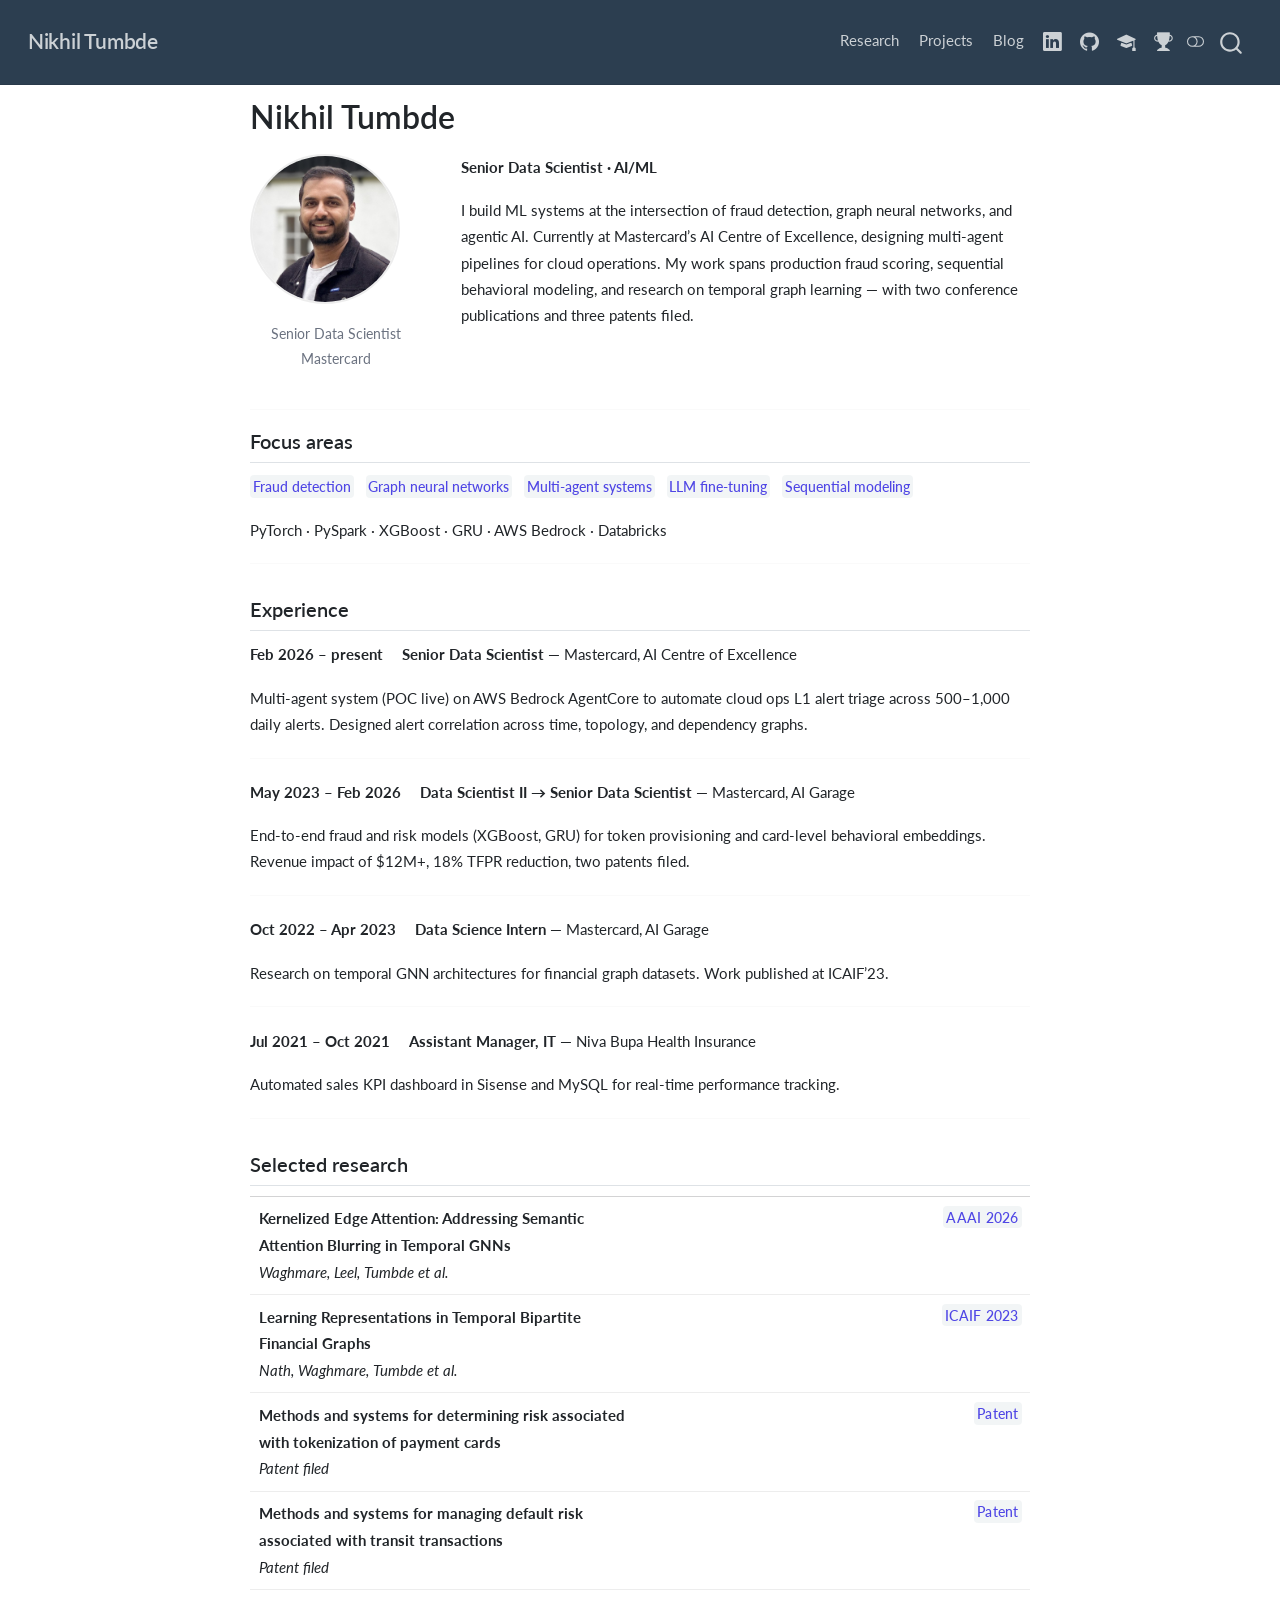
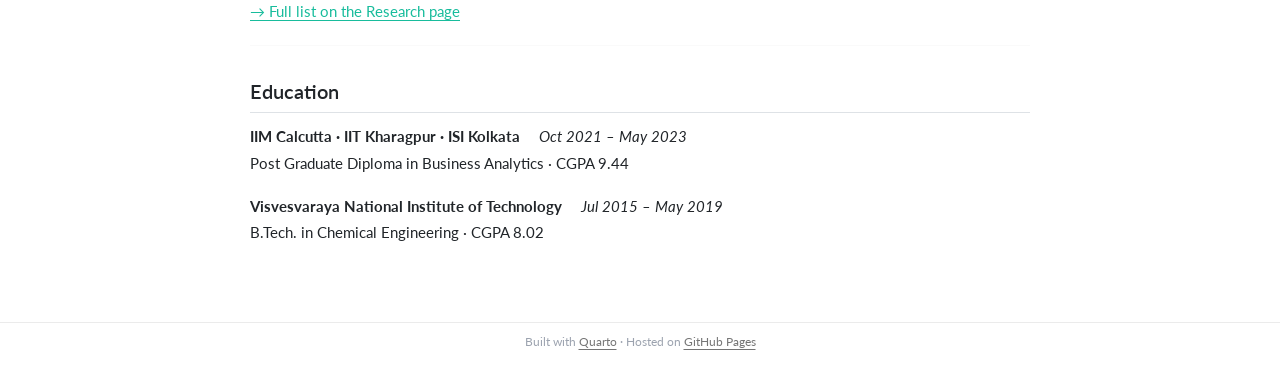
<file: index.html>
<!DOCTYPE html>
<html xmlns="http://www.w3.org/1999/xhtml" lang="en" xml:lang="en"><head>

<meta charset="utf-8">
<meta name="generator" content="quarto-1.9.38">

<meta name="viewport" content="width=device-width, initial-scale=1.0, user-scalable=yes">


<title>Nikhil Tumbde</title>
<style>
/* Default styles provided by pandoc.
** See https://pandoc.org/MANUAL.html#variables-for-html for config info.
*/
code{white-space: pre-wrap;}
span.smallcaps{font-variant: small-caps;}
div.columns{display: flex; gap: min(4vw, 1.5em);}
div.column{flex: auto; overflow-x: auto;}
div.hanging-indent{margin-left: 1.5em; text-indent: -1.5em;}
ul.task-list{list-style: none;}
ul.task-list li input[type="checkbox"] {
  width: 0.8em;
  margin: 0 0.8em 0.2em -1em; /* quarto-specific, see https://github.com/quarto-dev/quarto-cli/issues/4556 */ 
  vertical-align: middle;
}
</style>


<script src="site_libs/quarto-nav/quarto-nav.js"></script>
<script src="site_libs/quarto-nav/headroom.min.js"></script>
<script src="site_libs/clipboard/clipboard.min.js"></script>
<script src="site_libs/quarto-search/autocomplete.umd.js"></script>
<script src="site_libs/quarto-search/fuse.min.js"></script>
<script src="site_libs/quarto-search/quarto-search.js"></script>
<meta name="quarto:offset" content="./">
<link href="./assets/favicon.ico" rel="icon">
<script src="site_libs/quarto-html/quarto.js" type="module"></script>
<script src="site_libs/quarto-html/tabsets/tabsets.js" type="module"></script>
<script src="site_libs/quarto-html/popper.min.js"></script>
<script src="site_libs/quarto-html/tippy.umd.min.js"></script>
<script src="site_libs/quarto-html/anchor.min.js"></script>
<link href="site_libs/quarto-html/tippy.css" rel="stylesheet">
<link href="site_libs/quarto-html/quarto-syntax-highlighting-15634bcf2e68342d4ad2dfa704d543f6.css" rel="stylesheet" class="quarto-color-scheme" id="quarto-text-highlighting-styles">
<link href="site_libs/quarto-html/quarto-syntax-highlighting-dark-0a6b7249c26820e032cb0bd839ff02b1.css" rel="stylesheet" class="quarto-color-scheme quarto-color-alternate" id="quarto-text-highlighting-styles">
<link href="site_libs/quarto-html/quarto-syntax-highlighting-15634bcf2e68342d4ad2dfa704d543f6.css" rel="stylesheet" class="quarto-color-scheme-extra" id="quarto-text-highlighting-styles">
<script src="site_libs/bootstrap/bootstrap.min.js"></script>
<link href="site_libs/bootstrap/bootstrap-icons.css" rel="stylesheet">
<link href="site_libs/bootstrap/bootstrap-d42e3a450557161d5337326f150af9d1.min.css" rel="stylesheet" append-hash="true" class="quarto-color-scheme" id="quarto-bootstrap" data-mode="light">
<link href="site_libs/bootstrap/bootstrap-dark-ef329cdfec84d61f1b09d4029da25417.min.css" rel="stylesheet" append-hash="true" class="quarto-color-scheme quarto-color-alternate" id="quarto-bootstrap" data-mode="dark">
<link href="site_libs/bootstrap/bootstrap-d42e3a450557161d5337326f150af9d1.min.css" rel="stylesheet" append-hash="true" class="quarto-color-scheme-extra" id="quarto-bootstrap" data-mode="light">
<script id="quarto-search-options" type="application/json">{
  "location": "navbar",
  "copy-button": false,
  "collapse-after": 3,
  "panel-placement": "end",
  "type": "overlay",
  "limit": 50,
  "keyboard-shortcut": [
    "f",
    "/",
    "s"
  ],
  "show-item-context": false,
  "language": {
    "search-no-results-text": "No results",
    "search-matching-documents-text": "matching documents",
    "search-copy-link-title": "Copy link to search",
    "search-hide-matches-text": "Hide additional matches",
    "search-more-match-text": "more match in this document",
    "search-more-matches-text": "more matches in this document",
    "search-clear-button-title": "Clear",
    "search-text-placeholder": "",
    "search-detached-cancel-button-title": "Cancel",
    "search-submit-button-title": "Submit",
    "search-label": "Search"
  }
}</script>


<link rel="stylesheet" href="assets/styles.css">
<meta property="og:title" content="– Nikhil Tumbde">
<meta property="og:description" content="Senior Data Scientist — AI/ML, fraud detection, graph learning.">
<meta property="og:image" content="https://nikhiltumbde.github.io/assets/profile.jpg">
<meta property="og:site_name" content="Nikhil Tumbde">
<meta property="og:image:alt" content="Nikhil Tumbde">
<meta name="twitter:title" content="– Nikhil Tumbde">
<meta name="twitter:description" content="Senior Data Scientist — AI/ML, fraud detection, graph learning.">
<meta name="twitter:image" content="https://nikhiltumbde.github.io/assets/profile.jpg">
<meta name="twitter:image:alt" content="Nikhil Tumbde">
<meta name="twitter:card" content="summary_large_image">
</head>

<body class="nav-fixed quarto-light"><script id="quarto-html-before-body" type="application/javascript">
    const toggleBodyColorMode = (bsSheetEl) => {
      const mode = bsSheetEl.getAttribute("data-mode");
      const bodyEl = window.document.querySelector("body");
      if (mode === "dark") {
        bodyEl.classList.add("quarto-dark");
        bodyEl.classList.remove("quarto-light");
      } else {
        bodyEl.classList.add("quarto-light");
        bodyEl.classList.remove("quarto-dark");
      }
    }
    const toggleBodyColorPrimary = () => {
      const bsSheetEl = window.document.querySelector("link#quarto-bootstrap:not([rel=disabled-stylesheet])");
      if (bsSheetEl) {
        toggleBodyColorMode(bsSheetEl);
      }
    }
    const setColorSchemeToggle = (alternate) => {
      const toggles = window.document.querySelectorAll('.quarto-color-scheme-toggle');
      for (let i=0; i < toggles.length; i++) {
        const toggle = toggles[i];
        if (toggle) {
          if (alternate) {
            toggle.classList.add("alternate");
          } else {
            toggle.classList.remove("alternate");
          }
        }
      }
    };
    const toggleColorMode = (alternate) => {
      // Switch the stylesheets
      const primaryStylesheets = window.document.querySelectorAll('link.quarto-color-scheme:not(.quarto-color-alternate)');
      const alternateStylesheets = window.document.querySelectorAll('link.quarto-color-scheme.quarto-color-alternate');
      manageTransitions('#quarto-margin-sidebar .nav-link', false);
      if (alternate) {
        // note: dark is layered on light, we don't disable primary!
        enableStylesheet(alternateStylesheets);
        for (const sheetNode of alternateStylesheets) {
          if (sheetNode.id === "quarto-bootstrap") {
            toggleBodyColorMode(sheetNode);
          }
        }
      } else {
        disableStylesheet(alternateStylesheets);
        enableStylesheet(primaryStylesheets)
        toggleBodyColorPrimary();
      }
      manageTransitions('#quarto-margin-sidebar .nav-link', true);
      // Switch the toggles
      setColorSchemeToggle(alternate)
      // Hack to workaround the fact that safari doesn't
      // properly recolor the scrollbar when toggling (#1455)
      if (navigator.userAgent.indexOf('Safari') > 0 && navigator.userAgent.indexOf('Chrome') == -1) {
        manageTransitions("body", false);
        window.scrollTo(0, 1);
        setTimeout(() => {
          window.scrollTo(0, 0);
          manageTransitions("body", true);
        }, 40);
      }
    }
    const disableStylesheet = (stylesheets) => {
      for (let i=0; i < stylesheets.length; i++) {
        const stylesheet = stylesheets[i];
        stylesheet.rel = 'disabled-stylesheet';
      }
    }
    const enableStylesheet = (stylesheets) => {
      for (let i=0; i < stylesheets.length; i++) {
        const stylesheet = stylesheets[i];
        if(stylesheet.rel !== 'stylesheet') { // for Chrome, which will still FOUC without this check
          stylesheet.rel = 'stylesheet';
        }
      }
    }
    const manageTransitions = (selector, allowTransitions) => {
      const els = window.document.querySelectorAll(selector);
      for (let i=0; i < els.length; i++) {
        const el = els[i];
        if (allowTransitions) {
          el.classList.remove('notransition');
        } else {
          el.classList.add('notransition');
        }
      }
    }
    const isFileUrl = () => {
      return window.location.protocol === 'file:';
    }
    const hasAlternateSentinel = () => {
      let styleSentinel = getColorSchemeSentinel();
      if (styleSentinel !== null) {
        return styleSentinel === "alternate";
      } else {
        return false;
      }
    }
    const setStyleSentinel = (alternate) => {
      const value = alternate ? "alternate" : "default";
      if (!isFileUrl()) {
        window.localStorage.setItem("quarto-color-scheme", value);
      } else {
        localAlternateSentinel = value;
      }
    }
    const getColorSchemeSentinel = () => {
      if (!isFileUrl()) {
        const storageValue = window.localStorage.getItem("quarto-color-scheme");
        return storageValue != null ? storageValue : localAlternateSentinel;
      } else {
        return localAlternateSentinel;
      }
    }
    const toggleGiscusIfUsed = (isAlternate, darkModeDefault) => {
      const baseTheme = document.querySelector('#giscus-base-theme')?.value ?? 'light';
      const alternateTheme = document.querySelector('#giscus-alt-theme')?.value ?? 'dark';
      let newTheme = '';
      if(authorPrefersDark) {
        newTheme = isAlternate ? baseTheme : alternateTheme;
      } else {
        newTheme = isAlternate ? alternateTheme : baseTheme;
      }
      const changeGiscusTheme = () => {
        // From: https://github.com/giscus/giscus/issues/336
        const sendMessage = (message) => {
          const iframe = document.querySelector('iframe.giscus-frame');
          if (!iframe) return;
          iframe.contentWindow.postMessage({ giscus: message }, 'https://giscus.app');
        }
        sendMessage({
          setConfig: {
            theme: newTheme
          }
        });
      }
      const isGiscussLoaded = window.document.querySelector('iframe.giscus-frame') !== null;
      if (isGiscussLoaded) {
        changeGiscusTheme();
      }
    };
    const authorPrefersDark = false;
    const darkModeDefault = authorPrefersDark;
      document.querySelector('link#quarto-text-highlighting-styles.quarto-color-scheme-extra').rel = 'disabled-stylesheet';
      document.querySelector('link#quarto-bootstrap.quarto-color-scheme-extra').rel = 'disabled-stylesheet';
    let localAlternateSentinel = darkModeDefault ? 'alternate' : 'default';
    // Dark / light mode switch
    window.quartoToggleColorScheme = () => {
      // Read the current dark / light value
      let toAlternate = !hasAlternateSentinel();
      toggleColorMode(toAlternate);
      setStyleSentinel(toAlternate);
      toggleGiscusIfUsed(toAlternate, darkModeDefault);
      window.dispatchEvent(new Event('resize'));
    };
    // Switch to dark mode if need be
    if (hasAlternateSentinel()) {
      toggleColorMode(true);
    } else {
      toggleColorMode(false);
    }
  </script>

<div id="quarto-search-results"></div>
  <header id="quarto-header" class="headroom fixed-top">
    <nav class="navbar navbar-expand-lg " data-bs-theme="dark">
      <div class="navbar-container container-fluid">
      <div class="navbar-brand-container mx-auto">
    <a class="navbar-brand" href="./index.html">
    <span class="navbar-title">Nikhil Tumbde</span>
    </a>
  </div>
            <div id="quarto-search" class="" title="Search"></div>
          <button class="navbar-toggler" type="button" data-bs-toggle="collapse" data-bs-target="#navbarCollapse" aria-controls="navbarCollapse" role="menu" aria-expanded="false" aria-label="Toggle navigation" onclick="if (window.quartoToggleHeadroom) { window.quartoToggleHeadroom(); }">
  <span class="navbar-toggler-icon"></span>
</button>
          <div class="collapse navbar-collapse" id="navbarCollapse">
            <ul class="navbar-nav navbar-nav-scroll ms-auto">
  <li class="nav-item">
    <a class="nav-link" href="./research.html"> 
<span class="menu-text">Research</span></a>
  </li>  
  <li class="nav-item">
    <a class="nav-link" href="./projects.html"> 
<span class="menu-text">Projects</span></a>
  </li>  
  <li class="nav-item">
    <a class="nav-link" href="./blog/index.html"> 
<span class="menu-text">Blog</span></a>
  </li>  
  <li class="nav-item compact">
    <a class="nav-link" href="https://www.linkedin.com/in/nikhilt97/"> <i class="bi bi-linkedin" role="img" aria-label="LinkedIn">
</i> 
<span class="menu-text"></span></a>
  </li>  
  <li class="nav-item compact">
    <a class="nav-link" href="https://github.com/nikhiltumbde"> <i class="bi bi-github" role="img" aria-label="GitHub">
</i> 
<span class="menu-text"></span></a>
  </li>  
  <li class="nav-item compact">
    <a class="nav-link" href="https://scholar.google.com/citations?hl=en&amp;user=_ehXengAAAAJ"> <i class="bi bi-mortarboard-fill" role="img" aria-label="Google Scholar">
</i> 
<span class="menu-text"></span></a>
  </li>  
  <li class="nav-item compact">
    <a class="nav-link" href="https://www.kaggle.com/nikhiltumbde"> <i class="bi bi-trophy-fill" role="img" aria-label="Kaggle">
</i> 
<span class="menu-text"></span></a>
  </li>  
</ul>
          </div> <!-- /navcollapse -->
            <div class="quarto-navbar-tools">
  <a href="" class="quarto-color-scheme-toggle quarto-navigation-tool  px-1" onclick="window.quartoToggleColorScheme(); return false;" title="Toggle dark mode"><i class="bi"></i></a>
</div>
      </div> <!-- /container-fluid -->
    </nav>
</header>
<!-- content -->
<div id="quarto-content" class="quarto-container page-columns page-rows-contents page-layout-full page-navbar">
<!-- sidebar -->
<!-- margin-sidebar -->
    
<!-- main -->
<main class="content column-page" id="quarto-document-content"><header id="title-block-header" class="quarto-title-block"><h1 class="title display-7">Nikhil Tumbde</h1></header>





<div class="columns">
<div class="column" style="width:22%;">
<p><img src="assets/profile.jpg" class="rounded-circle img-fluid" alt="Nikhil Tumbde" width="150"></p>
<p style="text-align:center; font-size:0.85rem; color:#6b7280; margin-top:8px;">
Senior Data Scientist<br>Mastercard
</p>
</div><div class="column" style="width:5%;">

</div><div class="column" style="width:73%;">
<section id="nikhil-tumbde" class="level1">

<p><strong>Senior Data Scientist · AI/ML</strong></p>
<p>I build ML systems at the intersection of fraud detection, graph neural networks, and agentic AI. Currently at Mastercard’s AI Centre of Excellence, designing multi-agent pipelines for cloud operations. My work spans production fraud scoring, sequential behavioral modeling, and research on temporal graph learning — with two conference publications and three patents filed.</p>
</section>
</div>
</div>
<hr>
<section id="focus-areas" class="level2">
<h2 class="anchored" data-anchor-id="focus-areas">Focus areas</h2>
<p><code>Fraud detection</code> &nbsp; <code>Graph neural networks</code> &nbsp; <code>Multi-agent systems</code> &nbsp; <code>LLM fine-tuning</code> &nbsp; <code>Sequential modeling</code></p>
<p>PyTorch · PySpark · XGBoost · GRU · AWS Bedrock · Databricks</p>
<hr>
</section>
<section id="experience" class="level2">
<h2 class="anchored" data-anchor-id="experience">Experience</h2>
<div class="timeline">
<p><strong>Feb 2026 – present</strong>   <strong>Senior Data Scientist</strong> — Mastercard, AI Centre of Excellence</p>
<p>Multi-agent system (POC live) on AWS Bedrock AgentCore to automate cloud ops L1 alert triage across 500–1,000 daily alerts. Designed alert correlation across time, topology, and dependency graphs.</p>
<hr>
<p><strong>May 2023 – Feb 2026</strong>   <strong>Data Scientist II → Senior Data Scientist</strong> — Mastercard, AI Garage</p>
<p>End-to-end fraud and risk models (XGBoost, GRU) for token provisioning and card-level behavioral embeddings. Revenue impact of $12M+, 18% TFPR reduction, two patents filed.</p>
<hr>
<p><strong>Oct 2022 – Apr 2023</strong>   <strong>Data Science Intern</strong> — Mastercard, AI Garage</p>
<p>Research on temporal GNN architectures for financial graph datasets. Work published at ICAIF’23.</p>
<hr>
<p><strong>Jul 2021 – Oct 2021</strong>   <strong>Assistant Manager, IT</strong> — Niva Bupa Health Insurance</p>
<p>Automated sales KPI dashboard in Sisense and MySQL for real-time performance tracking.</p>
</div>
<hr>
</section>
<section id="selected-research" class="level2">
<h2 class="anchored" data-anchor-id="selected-research">Selected research</h2>
<table class="caption-top table">
<colgroup>
<col style="width: 50%">
<col style="width: 50%">
</colgroup>
<tbody>
<tr class="odd">
<td><strong>Kernelized Edge Attention: Addressing Semantic Attention Blurring in Temporal GNNs</strong> <br> <em>Waghmare, Leel, Tumbde et al.</em></td>
<td><code>AAAI 2026</code></td>
</tr>
<tr class="even">
<td><strong>Learning Representations in Temporal Bipartite Financial Graphs</strong> <br> <em>Nath, Waghmare, Tumbde et al.</em></td>
<td><code>ICAIF 2023</code></td>
</tr>
<tr class="odd">
<td><strong>Methods and systems for determining risk associated with tokenization of payment cards</strong> <br> <em>Patent filed</em></td>
<td><code>Patent</code></td>
</tr>
<tr class="even">
<td><strong>Methods and systems for managing default risk associated with transit transactions</strong> <br> <em>Patent filed</em></td>
<td><code>Patent</code></td>
</tr>
</tbody>
</table>
<p><a href="./research.html">→ Full list on the Research page</a></p>
<hr>
</section>
<section id="education" class="level2">
<h2 class="anchored" data-anchor-id="education">Education</h2>
<p><strong>IIM Calcutta · IIT Kharagpur · ISI Kolkata</strong>   <em>Oct 2021 – May 2023</em><br>
Post Graduate Diploma in Business Analytics · CGPA 9.44</p>
<p><strong>Visvesvaraya National Institute of Technology</strong>   <em>Jul 2015 – May 2019</em><br>
B.Tech. in Chemical Engineering · CGPA 8.02</p>


</section>

</main> <!-- /main -->
<script id="quarto-html-after-body" type="application/javascript">
  window.document.addEventListener("DOMContentLoaded", function (event) {
    // Ensure there is a toggle, if there isn't float one in the top right
    if (window.document.querySelector('.quarto-color-scheme-toggle') === null) {
      const a = window.document.createElement('a');
      a.classList.add('top-right');
      a.classList.add('quarto-color-scheme-toggle');
      a.href = "";
      a.onclick = function() { try { window.quartoToggleColorScheme(); } catch {} return false; };
      const i = window.document.createElement("i");
      i.classList.add('bi');
      a.appendChild(i);
      window.document.body.appendChild(a);
    }
    setColorSchemeToggle(hasAlternateSentinel())
    const icon = "";
    const anchorJS = new window.AnchorJS();
    anchorJS.options = {
      placement: 'right',
      icon: icon
    };
    anchorJS.add('.anchored');
    const isCodeAnnotation = (el) => {
      for (const clz of el.classList) {
        if (clz.startsWith('code-annotation-')) {                     
          return true;
        }
      }
      return false;
    }
    const onCopySuccess = function(e) {
      // button target
      const button = e.trigger;
      // don't keep focus
      button.blur();
      // flash "checked"
      button.classList.add('code-copy-button-checked');
      var currentTitle = button.getAttribute("title");
      button.setAttribute("title", "Copied!");
      let tooltip;
      if (window.bootstrap) {
        button.setAttribute("data-bs-toggle", "tooltip");
        button.setAttribute("data-bs-placement", "left");
        button.setAttribute("data-bs-title", "Copied!");
        tooltip = new bootstrap.Tooltip(button, 
          { trigger: "manual", 
            customClass: "code-copy-button-tooltip",
            offset: [0, -8]});
        tooltip.show();    
      }
      setTimeout(function() {
        if (tooltip) {
          tooltip.hide();
          button.removeAttribute("data-bs-title");
          button.removeAttribute("data-bs-toggle");
          button.removeAttribute("data-bs-placement");
        }
        button.setAttribute("title", currentTitle);
        button.classList.remove('code-copy-button-checked');
      }, 1000);
      // clear code selection
      e.clearSelection();
    }
    const getTextToCopy = function(trigger) {
      const outerScaffold = trigger.parentElement.cloneNode(true);
      const codeEl = outerScaffold.querySelector('code');
      for (const childEl of codeEl.children) {
        if (isCodeAnnotation(childEl)) {
          childEl.remove();
        }
      }
      return codeEl.innerText;
    }
    const clipboard = new window.ClipboardJS('.code-copy-button:not([data-in-quarto-modal])', {
      text: getTextToCopy
    });
    clipboard.on('success', onCopySuccess);
    if (window.document.getElementById('quarto-embedded-source-code-modal')) {
      const clipboardModal = new window.ClipboardJS('.code-copy-button[data-in-quarto-modal]', {
        text: getTextToCopy,
        container: window.document.getElementById('quarto-embedded-source-code-modal')
      });
      clipboardModal.on('success', onCopySuccess);
    }
      var localhostRegex = new RegExp(/^(?:http|https):\/\/localhost\:?[0-9]*\//);
      var mailtoRegex = new RegExp(/^mailto:/);
        var filterRegex = new RegExp("https:\/\/nikhiltumbde\.github\.io");
      var isInternal = (href) => {
          return filterRegex.test(href) || localhostRegex.test(href) || mailtoRegex.test(href);
      }
      // Inspect non-navigation links and adorn them if external
     var links = window.document.querySelectorAll('a[href]:not(.nav-link):not(.navbar-brand):not(.toc-action):not(.sidebar-link):not(.sidebar-item-toggle):not(.pagination-link):not(.no-external):not([aria-hidden]):not(.dropdown-item):not(.quarto-navigation-tool):not(.about-link)');
      for (var i=0; i<links.length; i++) {
        const link = links[i];
        if (!isInternal(link.href)) {
          // undo the damage that might have been done by quarto-nav.js in the case of
          // links that we want to consider external
          if (link.dataset.originalHref !== undefined) {
            link.href = link.dataset.originalHref;
          }
        }
      }
    function tippyHover(el, contentFn, onTriggerFn, onUntriggerFn) {
      const config = {
        allowHTML: true,
        maxWidth: 500,
        delay: 100,
        arrow: false,
        appendTo: function(el) {
            return el.parentElement;
        },
        interactive: true,
        interactiveBorder: 10,
        theme: 'quarto',
        placement: 'bottom-start',
      };
      if (contentFn) {
        config.content = contentFn;
      }
      if (onTriggerFn) {
        config.onTrigger = onTriggerFn;
      }
      if (onUntriggerFn) {
        config.onUntrigger = onUntriggerFn;
      }
      window.tippy(el, config); 
    }
    const noterefs = window.document.querySelectorAll('a[role="doc-noteref"]');
    for (var i=0; i<noterefs.length; i++) {
      const ref = noterefs[i];
      tippyHover(ref, function() {
        // use id or data attribute instead here
        let href = ref.getAttribute('data-footnote-href') || ref.getAttribute('href');
        try { href = new URL(href).hash; } catch {}
        const id = href.replace(/^#\/?/, "");
        const note = window.document.getElementById(id);
        if (note) {
          return note.innerHTML;
        } else {
          return "";
        }
      });
    }
    const xrefs = window.document.querySelectorAll('a.quarto-xref');
    const processXRef = (id, note) => {
      // Strip column container classes
      const stripColumnClz = (el) => {
        el.classList.remove("page-full", "page-columns");
        if (el.children) {
          for (const child of el.children) {
            stripColumnClz(child);
          }
        }
      }
      stripColumnClz(note)
      if (id === null || id.startsWith('sec-')) {
        // Special case sections, only their first couple elements
        const container = document.createElement("div");
        if (note.children && note.children.length > 2) {
          container.appendChild(note.children[0].cloneNode(true));
          for (let i = 1; i < note.children.length; i++) {
            const child = note.children[i];
            if (child.tagName === "P" && child.innerText === "") {
              continue;
            } else {
              container.appendChild(child.cloneNode(true));
              break;
            }
          }
          if (window.Quarto?.typesetMath) {
            window.Quarto.typesetMath(container);
          }
          return container.innerHTML
        } else {
          if (window.Quarto?.typesetMath) {
            window.Quarto.typesetMath(note);
          }
          return note.innerHTML;
        }
      } else {
        // Remove any anchor links if they are present
        const anchorLink = note.querySelector('a.anchorjs-link');
        if (anchorLink) {
          anchorLink.remove();
        }
        if (window.Quarto?.typesetMath) {
          window.Quarto.typesetMath(note);
        }
        if (note.classList.contains("callout")) {
          return note.outerHTML;
        } else {
          return note.innerHTML;
        }
      }
    }
    for (var i=0; i<xrefs.length; i++) {
      const xref = xrefs[i];
      tippyHover(xref, undefined, function(instance) {
        instance.disable();
        let url = xref.getAttribute('href');
        let hash = undefined; 
        if (url.startsWith('#')) {
          hash = url;
        } else {
          try { hash = new URL(url).hash; } catch {}
        }
        if (hash) {
          const id = hash.replace(/^#\/?/, "");
          const note = window.document.getElementById(id);
          if (note !== null) {
            try {
              const html = processXRef(id, note.cloneNode(true));
              instance.setContent(html);
            } finally {
              instance.enable();
              instance.show();
            }
          } else {
            // See if we can fetch this
            fetch(url.split('#')[0])
            .then(res => res.text())
            .then(html => {
              const parser = new DOMParser();
              const htmlDoc = parser.parseFromString(html, "text/html");
              const note = htmlDoc.getElementById(id);
              if (note !== null) {
                const html = processXRef(id, note);
                instance.setContent(html);
              } 
            }).finally(() => {
              instance.enable();
              instance.show();
            });
          }
        } else {
          // See if we can fetch a full url (with no hash to target)
          // This is a special case and we should probably do some content thinning / targeting
          fetch(url)
          .then(res => res.text())
          .then(html => {
            const parser = new DOMParser();
            const htmlDoc = parser.parseFromString(html, "text/html");
            const note = htmlDoc.querySelector('main.content');
            if (note !== null) {
              // This should only happen for chapter cross references
              // (since there is no id in the URL)
              // remove the first header
              if (note.children.length > 0 && note.children[0].tagName === "HEADER") {
                note.children[0].remove();
              }
              const html = processXRef(null, note);
              instance.setContent(html);
            } 
          }).finally(() => {
            instance.enable();
            instance.show();
          });
        }
      }, function(instance) {
      });
    }
        let selectedAnnoteEl;
        const selectorForAnnotation = ( cell, annotation) => {
          let cellAttr = 'data-code-cell="' + cell + '"';
          let lineAttr = 'data-code-annotation="' +  annotation + '"';
          const selector = 'span[' + cellAttr + '][' + lineAttr + ']';
          return selector;
        }
        const selectCodeLines = (annoteEl) => {
          const doc = window.document;
          const targetCell = annoteEl.getAttribute("data-target-cell");
          const targetAnnotation = annoteEl.getAttribute("data-target-annotation");
          const annoteSpan = window.document.querySelector(selectorForAnnotation(targetCell, targetAnnotation));
          const lines = annoteSpan.getAttribute("data-code-lines").split(",");
          const lineIds = lines.map((line) => {
            return targetCell + "-" + line;
          })
          let top = null;
          let height = null;
          let parent = null;
          if (lineIds.length > 0) {
              //compute the position of the single el (top and bottom and make a div)
              const el = window.document.getElementById(lineIds[0]);
              top = el.offsetTop;
              height = el.offsetHeight;
              parent = el.parentElement.parentElement;
            if (lineIds.length > 1) {
              const lastEl = window.document.getElementById(lineIds[lineIds.length - 1]);
              const bottom = lastEl.offsetTop + lastEl.offsetHeight;
              height = bottom - top;
            }
            if (top !== null && height !== null && parent !== null) {
              // cook up a div (if necessary) and position it 
              let div = window.document.getElementById("code-annotation-line-highlight");
              if (div === null) {
                div = window.document.createElement("div");
                div.setAttribute("id", "code-annotation-line-highlight");
                div.style.position = 'absolute';
                parent.appendChild(div);
              }
              div.style.top = top - 2 + "px";
              div.style.height = height + 4 + "px";
              div.style.left = 0;
              let gutterDiv = window.document.getElementById("code-annotation-line-highlight-gutter");
              if (gutterDiv === null) {
                gutterDiv = window.document.createElement("div");
                gutterDiv.setAttribute("id", "code-annotation-line-highlight-gutter");
                gutterDiv.style.position = 'absolute';
                const codeCell = window.document.getElementById(targetCell);
                const gutter = codeCell.querySelector('.code-annotation-gutter');
                gutter.appendChild(gutterDiv);
              }
              gutterDiv.style.top = top - 2 + "px";
              gutterDiv.style.height = height + 4 + "px";
            }
            selectedAnnoteEl = annoteEl;
          }
        };
        const unselectCodeLines = () => {
          const elementsIds = ["code-annotation-line-highlight", "code-annotation-line-highlight-gutter"];
          elementsIds.forEach((elId) => {
            const div = window.document.getElementById(elId);
            if (div) {
              div.remove();
            }
          });
          selectedAnnoteEl = undefined;
        };
          // Handle positioning of the toggle
      window.addEventListener(
        "resize",
        throttle(() => {
          elRect = undefined;
          if (selectedAnnoteEl) {
            selectCodeLines(selectedAnnoteEl);
          }
        }, 10)
      );
      function throttle(fn, ms) {
      let throttle = false;
      let timer;
        return (...args) => {
          if(!throttle) { // first call gets through
              fn.apply(this, args);
              throttle = true;
          } else { // all the others get throttled
              if(timer) clearTimeout(timer); // cancel #2
              timer = setTimeout(() => {
                fn.apply(this, args);
                timer = throttle = false;
              }, ms);
          }
        };
      }
        // Attach click handler to the DT
        const annoteDls = window.document.querySelectorAll('dt[data-target-cell]');
        for (const annoteDlNode of annoteDls) {
          annoteDlNode.addEventListener('click', (event) => {
            const clickedEl = event.target;
            if (clickedEl !== selectedAnnoteEl) {
              unselectCodeLines();
              const activeEl = window.document.querySelector('dt[data-target-cell].code-annotation-active');
              if (activeEl) {
                activeEl.classList.remove('code-annotation-active');
              }
              selectCodeLines(clickedEl);
              clickedEl.classList.add('code-annotation-active');
            } else {
              // Unselect the line
              unselectCodeLines();
              clickedEl.classList.remove('code-annotation-active');
            }
          });
        }
    const findCites = (el) => {
      const parentEl = el.parentElement;
      if (parentEl) {
        const cites = parentEl.dataset.cites;
        if (cites) {
          return {
            el,
            cites: cites.split(' ')
          };
        } else {
          return findCites(el.parentElement)
        }
      } else {
        return undefined;
      }
    };
    var bibliorefs = window.document.querySelectorAll('a[role="doc-biblioref"]');
    for (var i=0; i<bibliorefs.length; i++) {
      const ref = bibliorefs[i];
      const citeInfo = findCites(ref);
      if (citeInfo) {
        tippyHover(citeInfo.el, function() {
          var popup = window.document.createElement('div');
          citeInfo.cites.forEach(function(cite) {
            var citeDiv = window.document.createElement('div');
            citeDiv.classList.add('hanging-indent');
            citeDiv.classList.add('csl-entry');
            var biblioDiv = window.document.getElementById('ref-' + cite);
            if (biblioDiv) {
              citeDiv.innerHTML = biblioDiv.innerHTML;
            }
            popup.appendChild(citeDiv);
          });
          return popup.innerHTML;
        });
      }
    }
  });
  </script>
</div> <!-- /content -->
<footer class="footer">
  <div class="nav-footer">
    <div class="nav-footer-left">
      &nbsp;
    </div>   
    <div class="nav-footer-center">
<p>Built with <a href="https://quarto.org">Quarto</a> · Hosted on <a href="https://pages.github.com">GitHub Pages</a></p>
</div>
    <div class="nav-footer-right">
      &nbsp;
    </div>
  </div>
</footer>




</body></html>
</file>
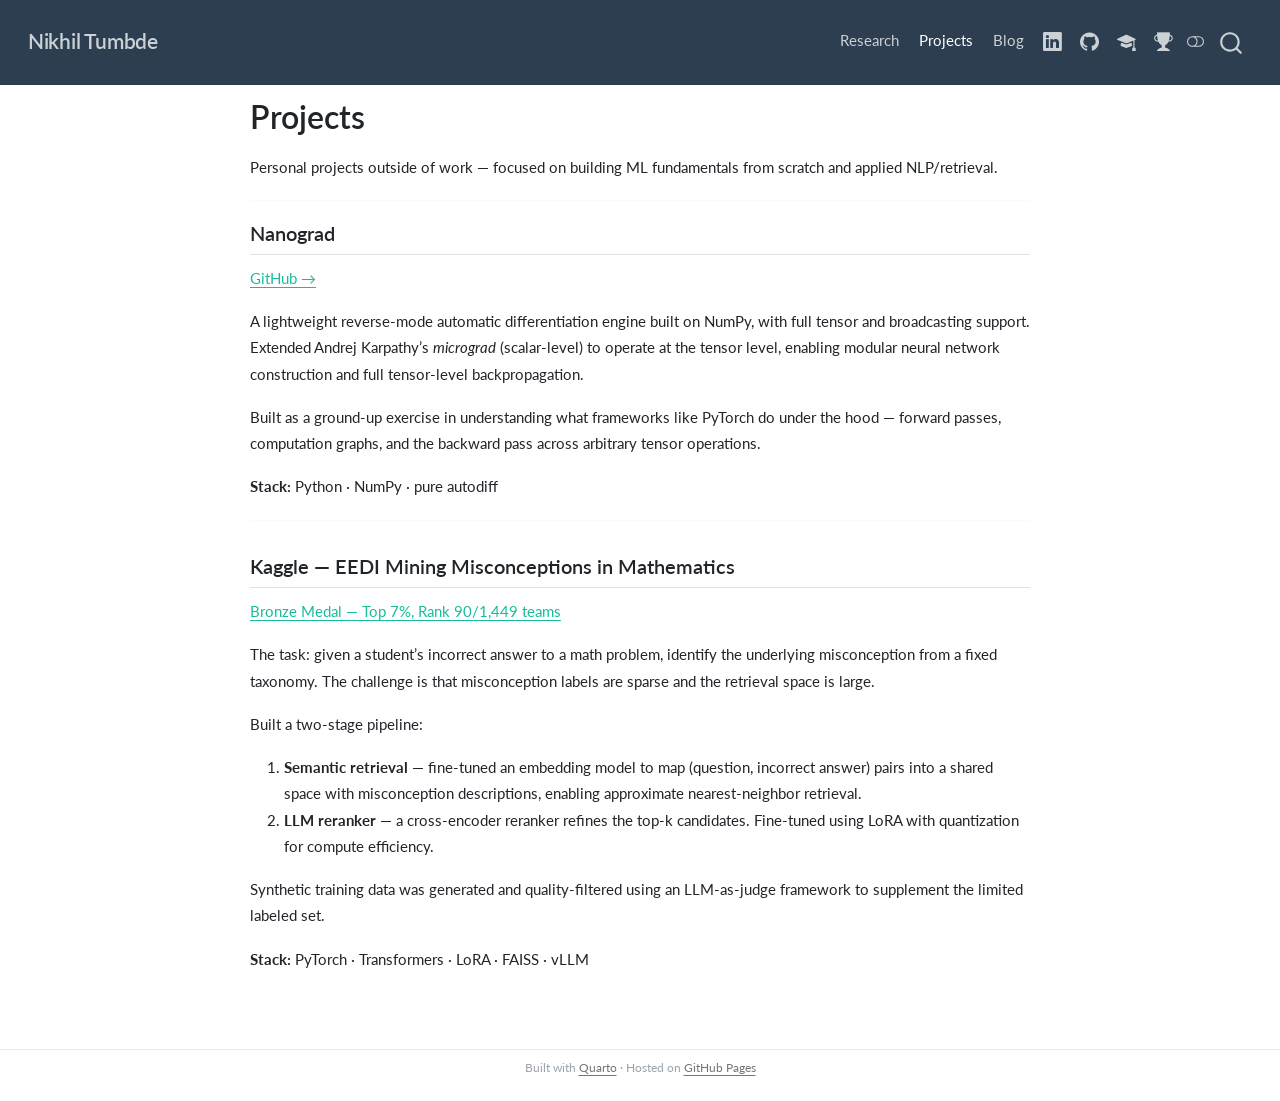
<file: projects.html>
<!DOCTYPE html>
<html xmlns="http://www.w3.org/1999/xhtml" lang="en" xml:lang="en"><head>

<meta charset="utf-8">
<meta name="generator" content="quarto-1.9.38">

<meta name="viewport" content="width=device-width, initial-scale=1.0, user-scalable=yes">


<title>Projects – Nikhil Tumbde</title>
<style>
/* Default styles provided by pandoc.
** See https://pandoc.org/MANUAL.html#variables-for-html for config info.
*/
code{white-space: pre-wrap;}
span.smallcaps{font-variant: small-caps;}
div.columns{display: flex; gap: min(4vw, 1.5em);}
div.column{flex: auto; overflow-x: auto;}
div.hanging-indent{margin-left: 1.5em; text-indent: -1.5em;}
ul.task-list{list-style: none;}
ul.task-list li input[type="checkbox"] {
  width: 0.8em;
  margin: 0 0.8em 0.2em -1em; /* quarto-specific, see https://github.com/quarto-dev/quarto-cli/issues/4556 */ 
  vertical-align: middle;
}
</style>


<script src="site_libs/quarto-nav/quarto-nav.js"></script>
<script src="site_libs/quarto-nav/headroom.min.js"></script>
<script src="site_libs/clipboard/clipboard.min.js"></script>
<script src="site_libs/quarto-search/autocomplete.umd.js"></script>
<script src="site_libs/quarto-search/fuse.min.js"></script>
<script src="site_libs/quarto-search/quarto-search.js"></script>
<meta name="quarto:offset" content="./">
<link href="./assets/favicon.ico" rel="icon">
<script src="site_libs/quarto-html/quarto.js" type="module"></script>
<script src="site_libs/quarto-html/tabsets/tabsets.js" type="module"></script>
<script src="site_libs/quarto-html/popper.min.js"></script>
<script src="site_libs/quarto-html/tippy.umd.min.js"></script>
<script src="site_libs/quarto-html/anchor.min.js"></script>
<link href="site_libs/quarto-html/tippy.css" rel="stylesheet">
<link href="site_libs/quarto-html/quarto-syntax-highlighting-15634bcf2e68342d4ad2dfa704d543f6.css" rel="stylesheet" class="quarto-color-scheme" id="quarto-text-highlighting-styles">
<link href="site_libs/quarto-html/quarto-syntax-highlighting-dark-0a6b7249c26820e032cb0bd839ff02b1.css" rel="stylesheet" class="quarto-color-scheme quarto-color-alternate" id="quarto-text-highlighting-styles">
<link href="site_libs/quarto-html/quarto-syntax-highlighting-15634bcf2e68342d4ad2dfa704d543f6.css" rel="stylesheet" class="quarto-color-scheme-extra" id="quarto-text-highlighting-styles">
<script src="site_libs/bootstrap/bootstrap.min.js"></script>
<link href="site_libs/bootstrap/bootstrap-icons.css" rel="stylesheet">
<link href="site_libs/bootstrap/bootstrap-d42e3a450557161d5337326f150af9d1.min.css" rel="stylesheet" append-hash="true" class="quarto-color-scheme" id="quarto-bootstrap" data-mode="light">
<link href="site_libs/bootstrap/bootstrap-dark-ef329cdfec84d61f1b09d4029da25417.min.css" rel="stylesheet" append-hash="true" class="quarto-color-scheme quarto-color-alternate" id="quarto-bootstrap" data-mode="dark">
<link href="site_libs/bootstrap/bootstrap-d42e3a450557161d5337326f150af9d1.min.css" rel="stylesheet" append-hash="true" class="quarto-color-scheme-extra" id="quarto-bootstrap" data-mode="light">
<script id="quarto-search-options" type="application/json">{
  "location": "navbar",
  "copy-button": false,
  "collapse-after": 3,
  "panel-placement": "end",
  "type": "overlay",
  "limit": 50,
  "keyboard-shortcut": [
    "f",
    "/",
    "s"
  ],
  "show-item-context": false,
  "language": {
    "search-no-results-text": "No results",
    "search-matching-documents-text": "matching documents",
    "search-copy-link-title": "Copy link to search",
    "search-hide-matches-text": "Hide additional matches",
    "search-more-match-text": "more match in this document",
    "search-more-matches-text": "more matches in this document",
    "search-clear-button-title": "Clear",
    "search-text-placeholder": "",
    "search-detached-cancel-button-title": "Cancel",
    "search-submit-button-title": "Submit",
    "search-label": "Search"
  }
}</script>


<link rel="stylesheet" href="assets/styles.css">
<meta property="og:title" content="Projects – Nikhil Tumbde">
<meta property="og:description" content="Senior Data Scientist — AI/ML, fraud detection, graph learning.">
<meta property="og:site_name" content="Nikhil Tumbde">
<meta name="twitter:title" content="Projects – Nikhil Tumbde">
<meta name="twitter:description" content="Senior Data Scientist — AI/ML, fraud detection, graph learning.">
<meta name="twitter:card" content="summary">
</head>

<body class="nav-fixed fullcontent quarto-light"><script id="quarto-html-before-body" type="application/javascript">
    const toggleBodyColorMode = (bsSheetEl) => {
      const mode = bsSheetEl.getAttribute("data-mode");
      const bodyEl = window.document.querySelector("body");
      if (mode === "dark") {
        bodyEl.classList.add("quarto-dark");
        bodyEl.classList.remove("quarto-light");
      } else {
        bodyEl.classList.add("quarto-light");
        bodyEl.classList.remove("quarto-dark");
      }
    }
    const toggleBodyColorPrimary = () => {
      const bsSheetEl = window.document.querySelector("link#quarto-bootstrap:not([rel=disabled-stylesheet])");
      if (bsSheetEl) {
        toggleBodyColorMode(bsSheetEl);
      }
    }
    const setColorSchemeToggle = (alternate) => {
      const toggles = window.document.querySelectorAll('.quarto-color-scheme-toggle');
      for (let i=0; i < toggles.length; i++) {
        const toggle = toggles[i];
        if (toggle) {
          if (alternate) {
            toggle.classList.add("alternate");
          } else {
            toggle.classList.remove("alternate");
          }
        }
      }
    };
    const toggleColorMode = (alternate) => {
      // Switch the stylesheets
      const primaryStylesheets = window.document.querySelectorAll('link.quarto-color-scheme:not(.quarto-color-alternate)');
      const alternateStylesheets = window.document.querySelectorAll('link.quarto-color-scheme.quarto-color-alternate');
      manageTransitions('#quarto-margin-sidebar .nav-link', false);
      if (alternate) {
        // note: dark is layered on light, we don't disable primary!
        enableStylesheet(alternateStylesheets);
        for (const sheetNode of alternateStylesheets) {
          if (sheetNode.id === "quarto-bootstrap") {
            toggleBodyColorMode(sheetNode);
          }
        }
      } else {
        disableStylesheet(alternateStylesheets);
        enableStylesheet(primaryStylesheets)
        toggleBodyColorPrimary();
      }
      manageTransitions('#quarto-margin-sidebar .nav-link', true);
      // Switch the toggles
      setColorSchemeToggle(alternate)
      // Hack to workaround the fact that safari doesn't
      // properly recolor the scrollbar when toggling (#1455)
      if (navigator.userAgent.indexOf('Safari') > 0 && navigator.userAgent.indexOf('Chrome') == -1) {
        manageTransitions("body", false);
        window.scrollTo(0, 1);
        setTimeout(() => {
          window.scrollTo(0, 0);
          manageTransitions("body", true);
        }, 40);
      }
    }
    const disableStylesheet = (stylesheets) => {
      for (let i=0; i < stylesheets.length; i++) {
        const stylesheet = stylesheets[i];
        stylesheet.rel = 'disabled-stylesheet';
      }
    }
    const enableStylesheet = (stylesheets) => {
      for (let i=0; i < stylesheets.length; i++) {
        const stylesheet = stylesheets[i];
        if(stylesheet.rel !== 'stylesheet') { // for Chrome, which will still FOUC without this check
          stylesheet.rel = 'stylesheet';
        }
      }
    }
    const manageTransitions = (selector, allowTransitions) => {
      const els = window.document.querySelectorAll(selector);
      for (let i=0; i < els.length; i++) {
        const el = els[i];
        if (allowTransitions) {
          el.classList.remove('notransition');
        } else {
          el.classList.add('notransition');
        }
      }
    }
    const isFileUrl = () => {
      return window.location.protocol === 'file:';
    }
    const hasAlternateSentinel = () => {
      let styleSentinel = getColorSchemeSentinel();
      if (styleSentinel !== null) {
        return styleSentinel === "alternate";
      } else {
        return false;
      }
    }
    const setStyleSentinel = (alternate) => {
      const value = alternate ? "alternate" : "default";
      if (!isFileUrl()) {
        window.localStorage.setItem("quarto-color-scheme", value);
      } else {
        localAlternateSentinel = value;
      }
    }
    const getColorSchemeSentinel = () => {
      if (!isFileUrl()) {
        const storageValue = window.localStorage.getItem("quarto-color-scheme");
        return storageValue != null ? storageValue : localAlternateSentinel;
      } else {
        return localAlternateSentinel;
      }
    }
    const toggleGiscusIfUsed = (isAlternate, darkModeDefault) => {
      const baseTheme = document.querySelector('#giscus-base-theme')?.value ?? 'light';
      const alternateTheme = document.querySelector('#giscus-alt-theme')?.value ?? 'dark';
      let newTheme = '';
      if(authorPrefersDark) {
        newTheme = isAlternate ? baseTheme : alternateTheme;
      } else {
        newTheme = isAlternate ? alternateTheme : baseTheme;
      }
      const changeGiscusTheme = () => {
        // From: https://github.com/giscus/giscus/issues/336
        const sendMessage = (message) => {
          const iframe = document.querySelector('iframe.giscus-frame');
          if (!iframe) return;
          iframe.contentWindow.postMessage({ giscus: message }, 'https://giscus.app');
        }
        sendMessage({
          setConfig: {
            theme: newTheme
          }
        });
      }
      const isGiscussLoaded = window.document.querySelector('iframe.giscus-frame') !== null;
      if (isGiscussLoaded) {
        changeGiscusTheme();
      }
    };
    const authorPrefersDark = false;
    const darkModeDefault = authorPrefersDark;
      document.querySelector('link#quarto-text-highlighting-styles.quarto-color-scheme-extra').rel = 'disabled-stylesheet';
      document.querySelector('link#quarto-bootstrap.quarto-color-scheme-extra').rel = 'disabled-stylesheet';
    let localAlternateSentinel = darkModeDefault ? 'alternate' : 'default';
    // Dark / light mode switch
    window.quartoToggleColorScheme = () => {
      // Read the current dark / light value
      let toAlternate = !hasAlternateSentinel();
      toggleColorMode(toAlternate);
      setStyleSentinel(toAlternate);
      toggleGiscusIfUsed(toAlternate, darkModeDefault);
      window.dispatchEvent(new Event('resize'));
    };
    // Switch to dark mode if need be
    if (hasAlternateSentinel()) {
      toggleColorMode(true);
    } else {
      toggleColorMode(false);
    }
  </script>

<div id="quarto-search-results"></div>
  <header id="quarto-header" class="headroom fixed-top">
    <nav class="navbar navbar-expand-lg " data-bs-theme="dark">
      <div class="navbar-container container-fluid">
      <div class="navbar-brand-container mx-auto">
    <a class="navbar-brand" href="./index.html">
    <span class="navbar-title">Nikhil Tumbde</span>
    </a>
  </div>
            <div id="quarto-search" class="" title="Search"></div>
          <button class="navbar-toggler" type="button" data-bs-toggle="collapse" data-bs-target="#navbarCollapse" aria-controls="navbarCollapse" role="menu" aria-expanded="false" aria-label="Toggle navigation" onclick="if (window.quartoToggleHeadroom) { window.quartoToggleHeadroom(); }">
  <span class="navbar-toggler-icon"></span>
</button>
          <div class="collapse navbar-collapse" id="navbarCollapse">
            <ul class="navbar-nav navbar-nav-scroll ms-auto">
  <li class="nav-item">
    <a class="nav-link" href="./research.html"> 
<span class="menu-text">Research</span></a>
  </li>  
  <li class="nav-item">
    <a class="nav-link active" href="./projects.html" aria-current="page"> 
<span class="menu-text">Projects</span></a>
  </li>  
  <li class="nav-item">
    <a class="nav-link" href="./blog/index.html"> 
<span class="menu-text">Blog</span></a>
  </li>  
  <li class="nav-item compact">
    <a class="nav-link" href="https://www.linkedin.com/in/nikhilt97/"> <i class="bi bi-linkedin" role="img" aria-label="LinkedIn">
</i> 
<span class="menu-text"></span></a>
  </li>  
  <li class="nav-item compact">
    <a class="nav-link" href="https://github.com/nikhiltumbde"> <i class="bi bi-github" role="img" aria-label="GitHub">
</i> 
<span class="menu-text"></span></a>
  </li>  
  <li class="nav-item compact">
    <a class="nav-link" href="https://scholar.google.com/citations?hl=en&amp;user=_ehXengAAAAJ"> <i class="bi bi-mortarboard-fill" role="img" aria-label="Google Scholar">
</i> 
<span class="menu-text"></span></a>
  </li>  
  <li class="nav-item compact">
    <a class="nav-link" href="https://www.kaggle.com/nikhiltumbde"> <i class="bi bi-trophy-fill" role="img" aria-label="Kaggle">
</i> 
<span class="menu-text"></span></a>
  </li>  
</ul>
          </div> <!-- /navcollapse -->
            <div class="quarto-navbar-tools">
  <a href="" class="quarto-color-scheme-toggle quarto-navigation-tool  px-1" onclick="window.quartoToggleColorScheme(); return false;" title="Toggle dark mode"><i class="bi"></i></a>
</div>
      </div> <!-- /container-fluid -->
    </nav>
</header>
<!-- content -->
<div id="quarto-content" class="quarto-container page-columns page-rows-contents page-layout-article page-navbar">
<!-- sidebar -->
<!-- margin-sidebar -->
    
<!-- main -->
<main class="content" id="quarto-document-content">


<header id="title-block-header" class="quarto-title-block default">
<div class="quarto-title">
<h1 class="title">Projects</h1>
</div>



<div class="quarto-title-meta">

    
  
    
  </div>
  


</header>


<p>Personal projects outside of work — focused on building ML fundamentals from scratch and applied NLP/retrieval.</p>
<hr>
<section id="nanograd" class="level2">
<h2 class="anchored" data-anchor-id="nanograd">Nanograd</h2>
<p><strong><a href="https://github.com/NikhilT-DS/nanograd">GitHub →</a></strong></p>
<p>A lightweight reverse-mode automatic differentiation engine built on NumPy, with full tensor and broadcasting support. Extended Andrej Karpathy’s <em>micrograd</em> (scalar-level) to operate at the tensor level, enabling modular neural network construction and full tensor-level backpropagation.</p>
<p>Built as a ground-up exercise in understanding what frameworks like PyTorch do under the hood — forward passes, computation graphs, and the backward pass across arbitrary tensor operations.</p>
<p><strong>Stack:</strong> Python · NumPy · pure autodiff</p>
<hr>
</section>
<section id="kaggle-eedi-mining-misconceptions-in-mathematics" class="level2">
<h2 class="anchored" data-anchor-id="kaggle-eedi-mining-misconceptions-in-mathematics">Kaggle — EEDI Mining Misconceptions in Mathematics</h2>
<p><strong><a href="https://www.kaggle.com/nikhiltumbde">Bronze Medal — Top 7%, Rank 90/1,449 teams</a></strong></p>
<p>The task: given a student’s incorrect answer to a math problem, identify the underlying misconception from a fixed taxonomy. The challenge is that misconception labels are sparse and the retrieval space is large.</p>
<p>Built a two-stage pipeline:</p>
<ol type="1">
<li><strong>Semantic retrieval</strong> — fine-tuned an embedding model to map (question, incorrect answer) pairs into a shared space with misconception descriptions, enabling approximate nearest-neighbor retrieval.</li>
<li><strong>LLM reranker</strong> — a cross-encoder reranker refines the top-k candidates. Fine-tuned using LoRA with quantization for compute efficiency.</li>
</ol>
<p>Synthetic training data was generated and quality-filtered using an LLM-as-judge framework to supplement the limited labeled set.</p>
<p><strong>Stack:</strong> PyTorch · Transformers · LoRA · FAISS · vLLM</p>


</section>

</main> <!-- /main -->
<script id="quarto-html-after-body" type="application/javascript">
  window.document.addEventListener("DOMContentLoaded", function (event) {
    // Ensure there is a toggle, if there isn't float one in the top right
    if (window.document.querySelector('.quarto-color-scheme-toggle') === null) {
      const a = window.document.createElement('a');
      a.classList.add('top-right');
      a.classList.add('quarto-color-scheme-toggle');
      a.href = "";
      a.onclick = function() { try { window.quartoToggleColorScheme(); } catch {} return false; };
      const i = window.document.createElement("i");
      i.classList.add('bi');
      a.appendChild(i);
      window.document.body.appendChild(a);
    }
    setColorSchemeToggle(hasAlternateSentinel())
    const icon = "";
    const anchorJS = new window.AnchorJS();
    anchorJS.options = {
      placement: 'right',
      icon: icon
    };
    anchorJS.add('.anchored');
    const isCodeAnnotation = (el) => {
      for (const clz of el.classList) {
        if (clz.startsWith('code-annotation-')) {                     
          return true;
        }
      }
      return false;
    }
    const onCopySuccess = function(e) {
      // button target
      const button = e.trigger;
      // don't keep focus
      button.blur();
      // flash "checked"
      button.classList.add('code-copy-button-checked');
      var currentTitle = button.getAttribute("title");
      button.setAttribute("title", "Copied!");
      let tooltip;
      if (window.bootstrap) {
        button.setAttribute("data-bs-toggle", "tooltip");
        button.setAttribute("data-bs-placement", "left");
        button.setAttribute("data-bs-title", "Copied!");
        tooltip = new bootstrap.Tooltip(button, 
          { trigger: "manual", 
            customClass: "code-copy-button-tooltip",
            offset: [0, -8]});
        tooltip.show();    
      }
      setTimeout(function() {
        if (tooltip) {
          tooltip.hide();
          button.removeAttribute("data-bs-title");
          button.removeAttribute("data-bs-toggle");
          button.removeAttribute("data-bs-placement");
        }
        button.setAttribute("title", currentTitle);
        button.classList.remove('code-copy-button-checked');
      }, 1000);
      // clear code selection
      e.clearSelection();
    }
    const getTextToCopy = function(trigger) {
      const outerScaffold = trigger.parentElement.cloneNode(true);
      const codeEl = outerScaffold.querySelector('code');
      for (const childEl of codeEl.children) {
        if (isCodeAnnotation(childEl)) {
          childEl.remove();
        }
      }
      return codeEl.innerText;
    }
    const clipboard = new window.ClipboardJS('.code-copy-button:not([data-in-quarto-modal])', {
      text: getTextToCopy
    });
    clipboard.on('success', onCopySuccess);
    if (window.document.getElementById('quarto-embedded-source-code-modal')) {
      const clipboardModal = new window.ClipboardJS('.code-copy-button[data-in-quarto-modal]', {
        text: getTextToCopy,
        container: window.document.getElementById('quarto-embedded-source-code-modal')
      });
      clipboardModal.on('success', onCopySuccess);
    }
      var localhostRegex = new RegExp(/^(?:http|https):\/\/localhost\:?[0-9]*\//);
      var mailtoRegex = new RegExp(/^mailto:/);
        var filterRegex = new RegExp("https:\/\/nikhiltumbde\.github\.io");
      var isInternal = (href) => {
          return filterRegex.test(href) || localhostRegex.test(href) || mailtoRegex.test(href);
      }
      // Inspect non-navigation links and adorn them if external
     var links = window.document.querySelectorAll('a[href]:not(.nav-link):not(.navbar-brand):not(.toc-action):not(.sidebar-link):not(.sidebar-item-toggle):not(.pagination-link):not(.no-external):not([aria-hidden]):not(.dropdown-item):not(.quarto-navigation-tool):not(.about-link)');
      for (var i=0; i<links.length; i++) {
        const link = links[i];
        if (!isInternal(link.href)) {
          // undo the damage that might have been done by quarto-nav.js in the case of
          // links that we want to consider external
          if (link.dataset.originalHref !== undefined) {
            link.href = link.dataset.originalHref;
          }
        }
      }
    function tippyHover(el, contentFn, onTriggerFn, onUntriggerFn) {
      const config = {
        allowHTML: true,
        maxWidth: 500,
        delay: 100,
        arrow: false,
        appendTo: function(el) {
            return el.parentElement;
        },
        interactive: true,
        interactiveBorder: 10,
        theme: 'quarto',
        placement: 'bottom-start',
      };
      if (contentFn) {
        config.content = contentFn;
      }
      if (onTriggerFn) {
        config.onTrigger = onTriggerFn;
      }
      if (onUntriggerFn) {
        config.onUntrigger = onUntriggerFn;
      }
      window.tippy(el, config); 
    }
    const noterefs = window.document.querySelectorAll('a[role="doc-noteref"]');
    for (var i=0; i<noterefs.length; i++) {
      const ref = noterefs[i];
      tippyHover(ref, function() {
        // use id or data attribute instead here
        let href = ref.getAttribute('data-footnote-href') || ref.getAttribute('href');
        try { href = new URL(href).hash; } catch {}
        const id = href.replace(/^#\/?/, "");
        const note = window.document.getElementById(id);
        if (note) {
          return note.innerHTML;
        } else {
          return "";
        }
      });
    }
    const xrefs = window.document.querySelectorAll('a.quarto-xref');
    const processXRef = (id, note) => {
      // Strip column container classes
      const stripColumnClz = (el) => {
        el.classList.remove("page-full", "page-columns");
        if (el.children) {
          for (const child of el.children) {
            stripColumnClz(child);
          }
        }
      }
      stripColumnClz(note)
      if (id === null || id.startsWith('sec-')) {
        // Special case sections, only their first couple elements
        const container = document.createElement("div");
        if (note.children && note.children.length > 2) {
          container.appendChild(note.children[0].cloneNode(true));
          for (let i = 1; i < note.children.length; i++) {
            const child = note.children[i];
            if (child.tagName === "P" && child.innerText === "") {
              continue;
            } else {
              container.appendChild(child.cloneNode(true));
              break;
            }
          }
          if (window.Quarto?.typesetMath) {
            window.Quarto.typesetMath(container);
          }
          return container.innerHTML
        } else {
          if (window.Quarto?.typesetMath) {
            window.Quarto.typesetMath(note);
          }
          return note.innerHTML;
        }
      } else {
        // Remove any anchor links if they are present
        const anchorLink = note.querySelector('a.anchorjs-link');
        if (anchorLink) {
          anchorLink.remove();
        }
        if (window.Quarto?.typesetMath) {
          window.Quarto.typesetMath(note);
        }
        if (note.classList.contains("callout")) {
          return note.outerHTML;
        } else {
          return note.innerHTML;
        }
      }
    }
    for (var i=0; i<xrefs.length; i++) {
      const xref = xrefs[i];
      tippyHover(xref, undefined, function(instance) {
        instance.disable();
        let url = xref.getAttribute('href');
        let hash = undefined; 
        if (url.startsWith('#')) {
          hash = url;
        } else {
          try { hash = new URL(url).hash; } catch {}
        }
        if (hash) {
          const id = hash.replace(/^#\/?/, "");
          const note = window.document.getElementById(id);
          if (note !== null) {
            try {
              const html = processXRef(id, note.cloneNode(true));
              instance.setContent(html);
            } finally {
              instance.enable();
              instance.show();
            }
          } else {
            // See if we can fetch this
            fetch(url.split('#')[0])
            .then(res => res.text())
            .then(html => {
              const parser = new DOMParser();
              const htmlDoc = parser.parseFromString(html, "text/html");
              const note = htmlDoc.getElementById(id);
              if (note !== null) {
                const html = processXRef(id, note);
                instance.setContent(html);
              } 
            }).finally(() => {
              instance.enable();
              instance.show();
            });
          }
        } else {
          // See if we can fetch a full url (with no hash to target)
          // This is a special case and we should probably do some content thinning / targeting
          fetch(url)
          .then(res => res.text())
          .then(html => {
            const parser = new DOMParser();
            const htmlDoc = parser.parseFromString(html, "text/html");
            const note = htmlDoc.querySelector('main.content');
            if (note !== null) {
              // This should only happen for chapter cross references
              // (since there is no id in the URL)
              // remove the first header
              if (note.children.length > 0 && note.children[0].tagName === "HEADER") {
                note.children[0].remove();
              }
              const html = processXRef(null, note);
              instance.setContent(html);
            } 
          }).finally(() => {
            instance.enable();
            instance.show();
          });
        }
      }, function(instance) {
      });
    }
        let selectedAnnoteEl;
        const selectorForAnnotation = ( cell, annotation) => {
          let cellAttr = 'data-code-cell="' + cell + '"';
          let lineAttr = 'data-code-annotation="' +  annotation + '"';
          const selector = 'span[' + cellAttr + '][' + lineAttr + ']';
          return selector;
        }
        const selectCodeLines = (annoteEl) => {
          const doc = window.document;
          const targetCell = annoteEl.getAttribute("data-target-cell");
          const targetAnnotation = annoteEl.getAttribute("data-target-annotation");
          const annoteSpan = window.document.querySelector(selectorForAnnotation(targetCell, targetAnnotation));
          const lines = annoteSpan.getAttribute("data-code-lines").split(",");
          const lineIds = lines.map((line) => {
            return targetCell + "-" + line;
          })
          let top = null;
          let height = null;
          let parent = null;
          if (lineIds.length > 0) {
              //compute the position of the single el (top and bottom and make a div)
              const el = window.document.getElementById(lineIds[0]);
              top = el.offsetTop;
              height = el.offsetHeight;
              parent = el.parentElement.parentElement;
            if (lineIds.length > 1) {
              const lastEl = window.document.getElementById(lineIds[lineIds.length - 1]);
              const bottom = lastEl.offsetTop + lastEl.offsetHeight;
              height = bottom - top;
            }
            if (top !== null && height !== null && parent !== null) {
              // cook up a div (if necessary) and position it 
              let div = window.document.getElementById("code-annotation-line-highlight");
              if (div === null) {
                div = window.document.createElement("div");
                div.setAttribute("id", "code-annotation-line-highlight");
                div.style.position = 'absolute';
                parent.appendChild(div);
              }
              div.style.top = top - 2 + "px";
              div.style.height = height + 4 + "px";
              div.style.left = 0;
              let gutterDiv = window.document.getElementById("code-annotation-line-highlight-gutter");
              if (gutterDiv === null) {
                gutterDiv = window.document.createElement("div");
                gutterDiv.setAttribute("id", "code-annotation-line-highlight-gutter");
                gutterDiv.style.position = 'absolute';
                const codeCell = window.document.getElementById(targetCell);
                const gutter = codeCell.querySelector('.code-annotation-gutter');
                gutter.appendChild(gutterDiv);
              }
              gutterDiv.style.top = top - 2 + "px";
              gutterDiv.style.height = height + 4 + "px";
            }
            selectedAnnoteEl = annoteEl;
          }
        };
        const unselectCodeLines = () => {
          const elementsIds = ["code-annotation-line-highlight", "code-annotation-line-highlight-gutter"];
          elementsIds.forEach((elId) => {
            const div = window.document.getElementById(elId);
            if (div) {
              div.remove();
            }
          });
          selectedAnnoteEl = undefined;
        };
          // Handle positioning of the toggle
      window.addEventListener(
        "resize",
        throttle(() => {
          elRect = undefined;
          if (selectedAnnoteEl) {
            selectCodeLines(selectedAnnoteEl);
          }
        }, 10)
      );
      function throttle(fn, ms) {
      let throttle = false;
      let timer;
        return (...args) => {
          if(!throttle) { // first call gets through
              fn.apply(this, args);
              throttle = true;
          } else { // all the others get throttled
              if(timer) clearTimeout(timer); // cancel #2
              timer = setTimeout(() => {
                fn.apply(this, args);
                timer = throttle = false;
              }, ms);
          }
        };
      }
        // Attach click handler to the DT
        const annoteDls = window.document.querySelectorAll('dt[data-target-cell]');
        for (const annoteDlNode of annoteDls) {
          annoteDlNode.addEventListener('click', (event) => {
            const clickedEl = event.target;
            if (clickedEl !== selectedAnnoteEl) {
              unselectCodeLines();
              const activeEl = window.document.querySelector('dt[data-target-cell].code-annotation-active');
              if (activeEl) {
                activeEl.classList.remove('code-annotation-active');
              }
              selectCodeLines(clickedEl);
              clickedEl.classList.add('code-annotation-active');
            } else {
              // Unselect the line
              unselectCodeLines();
              clickedEl.classList.remove('code-annotation-active');
            }
          });
        }
    const findCites = (el) => {
      const parentEl = el.parentElement;
      if (parentEl) {
        const cites = parentEl.dataset.cites;
        if (cites) {
          return {
            el,
            cites: cites.split(' ')
          };
        } else {
          return findCites(el.parentElement)
        }
      } else {
        return undefined;
      }
    };
    var bibliorefs = window.document.querySelectorAll('a[role="doc-biblioref"]');
    for (var i=0; i<bibliorefs.length; i++) {
      const ref = bibliorefs[i];
      const citeInfo = findCites(ref);
      if (citeInfo) {
        tippyHover(citeInfo.el, function() {
          var popup = window.document.createElement('div');
          citeInfo.cites.forEach(function(cite) {
            var citeDiv = window.document.createElement('div');
            citeDiv.classList.add('hanging-indent');
            citeDiv.classList.add('csl-entry');
            var biblioDiv = window.document.getElementById('ref-' + cite);
            if (biblioDiv) {
              citeDiv.innerHTML = biblioDiv.innerHTML;
            }
            popup.appendChild(citeDiv);
          });
          return popup.innerHTML;
        });
      }
    }
  });
  </script>
</div> <!-- /content -->
<footer class="footer">
  <div class="nav-footer">
    <div class="nav-footer-left">
      &nbsp;
    </div>   
    <div class="nav-footer-center">
<p>Built with <a href="https://quarto.org">Quarto</a> · Hosted on <a href="https://pages.github.com">GitHub Pages</a></p>
</div>
    <div class="nav-footer-right">
      &nbsp;
    </div>
  </div>
</footer>




</body></html>
</file>
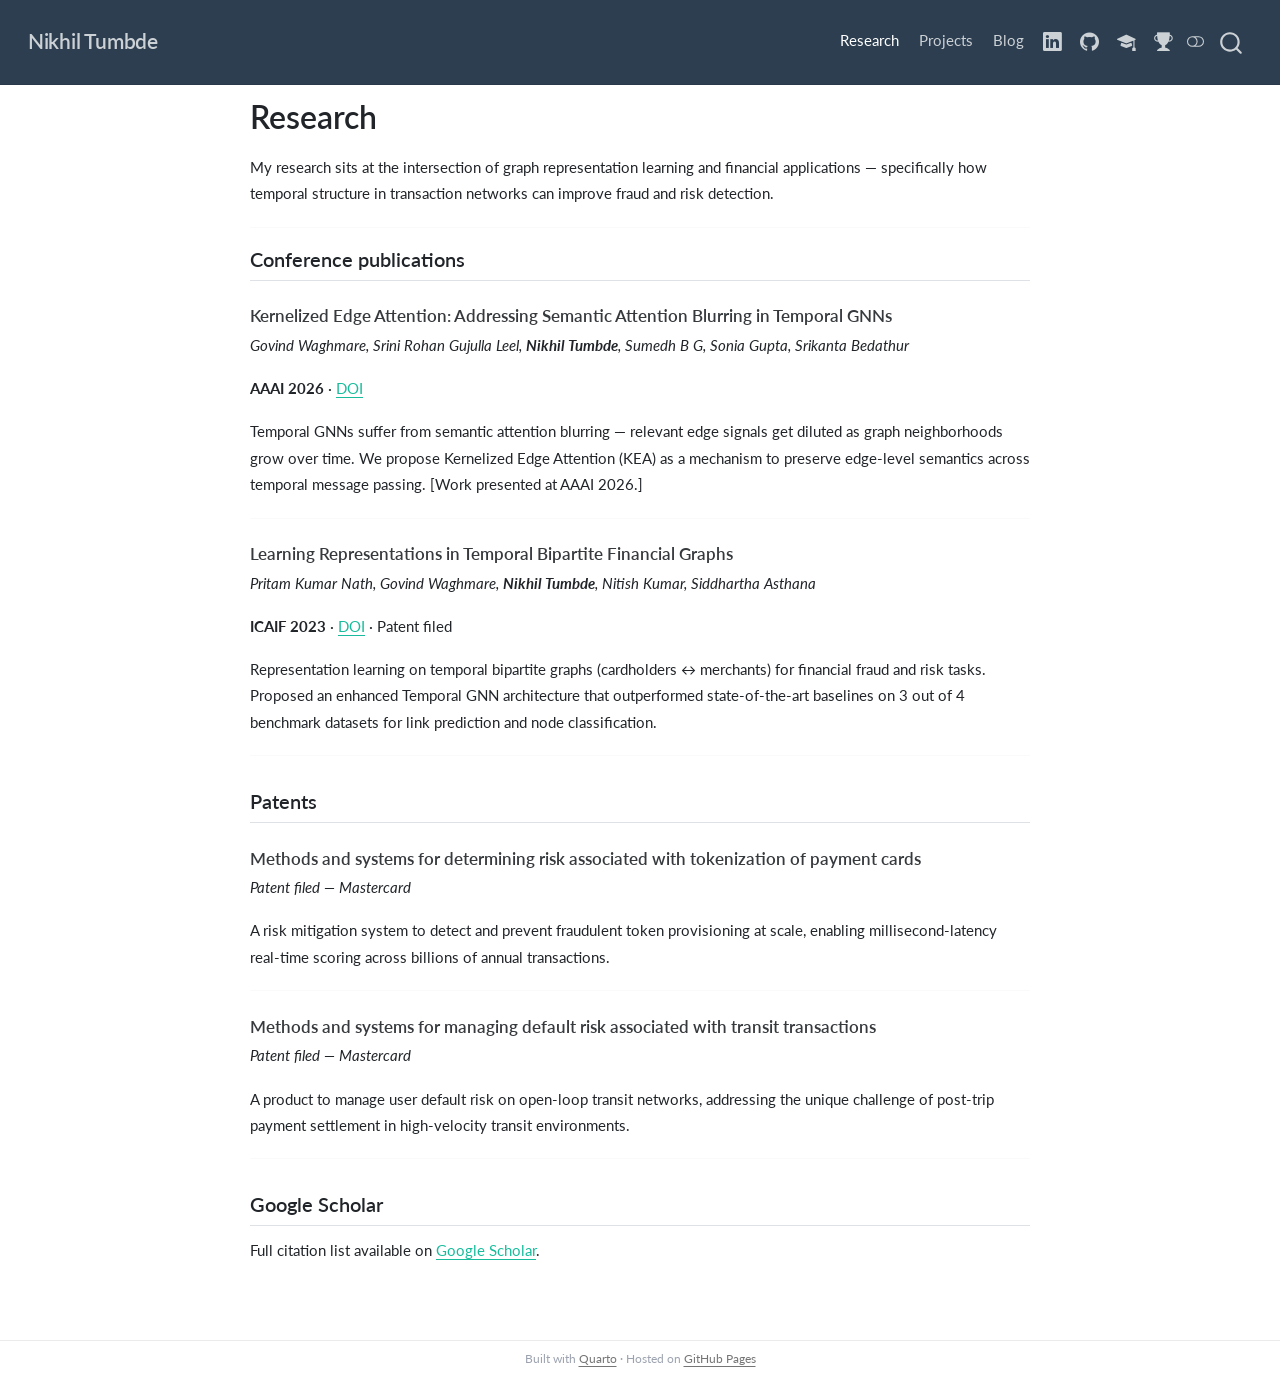
<file: research.html>
<!DOCTYPE html>
<html xmlns="http://www.w3.org/1999/xhtml" lang="en" xml:lang="en"><head>

<meta charset="utf-8">
<meta name="generator" content="quarto-1.9.38">

<meta name="viewport" content="width=device-width, initial-scale=1.0, user-scalable=yes">


<title>Research – Nikhil Tumbde</title>
<style>
/* Default styles provided by pandoc.
** See https://pandoc.org/MANUAL.html#variables-for-html for config info.
*/
code{white-space: pre-wrap;}
span.smallcaps{font-variant: small-caps;}
div.columns{display: flex; gap: min(4vw, 1.5em);}
div.column{flex: auto; overflow-x: auto;}
div.hanging-indent{margin-left: 1.5em; text-indent: -1.5em;}
ul.task-list{list-style: none;}
ul.task-list li input[type="checkbox"] {
  width: 0.8em;
  margin: 0 0.8em 0.2em -1em; /* quarto-specific, see https://github.com/quarto-dev/quarto-cli/issues/4556 */ 
  vertical-align: middle;
}
</style>


<script src="site_libs/quarto-nav/quarto-nav.js"></script>
<script src="site_libs/quarto-nav/headroom.min.js"></script>
<script src="site_libs/clipboard/clipboard.min.js"></script>
<script src="site_libs/quarto-search/autocomplete.umd.js"></script>
<script src="site_libs/quarto-search/fuse.min.js"></script>
<script src="site_libs/quarto-search/quarto-search.js"></script>
<meta name="quarto:offset" content="./">
<link href="./assets/favicon.ico" rel="icon">
<script src="site_libs/quarto-html/quarto.js" type="module"></script>
<script src="site_libs/quarto-html/tabsets/tabsets.js" type="module"></script>
<script src="site_libs/quarto-html/popper.min.js"></script>
<script src="site_libs/quarto-html/tippy.umd.min.js"></script>
<script src="site_libs/quarto-html/anchor.min.js"></script>
<link href="site_libs/quarto-html/tippy.css" rel="stylesheet">
<link href="site_libs/quarto-html/quarto-syntax-highlighting-15634bcf2e68342d4ad2dfa704d543f6.css" rel="stylesheet" class="quarto-color-scheme" id="quarto-text-highlighting-styles">
<link href="site_libs/quarto-html/quarto-syntax-highlighting-dark-0a6b7249c26820e032cb0bd839ff02b1.css" rel="stylesheet" class="quarto-color-scheme quarto-color-alternate" id="quarto-text-highlighting-styles">
<link href="site_libs/quarto-html/quarto-syntax-highlighting-15634bcf2e68342d4ad2dfa704d543f6.css" rel="stylesheet" class="quarto-color-scheme-extra" id="quarto-text-highlighting-styles">
<script src="site_libs/bootstrap/bootstrap.min.js"></script>
<link href="site_libs/bootstrap/bootstrap-icons.css" rel="stylesheet">
<link href="site_libs/bootstrap/bootstrap-d42e3a450557161d5337326f150af9d1.min.css" rel="stylesheet" append-hash="true" class="quarto-color-scheme" id="quarto-bootstrap" data-mode="light">
<link href="site_libs/bootstrap/bootstrap-dark-ef329cdfec84d61f1b09d4029da25417.min.css" rel="stylesheet" append-hash="true" class="quarto-color-scheme quarto-color-alternate" id="quarto-bootstrap" data-mode="dark">
<link href="site_libs/bootstrap/bootstrap-d42e3a450557161d5337326f150af9d1.min.css" rel="stylesheet" append-hash="true" class="quarto-color-scheme-extra" id="quarto-bootstrap" data-mode="light">
<script id="quarto-search-options" type="application/json">{
  "location": "navbar",
  "copy-button": false,
  "collapse-after": 3,
  "panel-placement": "end",
  "type": "overlay",
  "limit": 50,
  "keyboard-shortcut": [
    "f",
    "/",
    "s"
  ],
  "show-item-context": false,
  "language": {
    "search-no-results-text": "No results",
    "search-matching-documents-text": "matching documents",
    "search-copy-link-title": "Copy link to search",
    "search-hide-matches-text": "Hide additional matches",
    "search-more-match-text": "more match in this document",
    "search-more-matches-text": "more matches in this document",
    "search-clear-button-title": "Clear",
    "search-text-placeholder": "",
    "search-detached-cancel-button-title": "Cancel",
    "search-submit-button-title": "Submit",
    "search-label": "Search"
  }
}</script>


<link rel="stylesheet" href="assets/styles.css">
<meta property="og:title" content="Research – Nikhil Tumbde">
<meta property="og:description" content="Senior Data Scientist — AI/ML, fraud detection, graph learning.">
<meta property="og:site_name" content="Nikhil Tumbde">
<meta name="twitter:title" content="Research – Nikhil Tumbde">
<meta name="twitter:description" content="Senior Data Scientist — AI/ML, fraud detection, graph learning.">
<meta name="twitter:card" content="summary">
</head>

<body class="nav-fixed fullcontent quarto-light"><script id="quarto-html-before-body" type="application/javascript">
    const toggleBodyColorMode = (bsSheetEl) => {
      const mode = bsSheetEl.getAttribute("data-mode");
      const bodyEl = window.document.querySelector("body");
      if (mode === "dark") {
        bodyEl.classList.add("quarto-dark");
        bodyEl.classList.remove("quarto-light");
      } else {
        bodyEl.classList.add("quarto-light");
        bodyEl.classList.remove("quarto-dark");
      }
    }
    const toggleBodyColorPrimary = () => {
      const bsSheetEl = window.document.querySelector("link#quarto-bootstrap:not([rel=disabled-stylesheet])");
      if (bsSheetEl) {
        toggleBodyColorMode(bsSheetEl);
      }
    }
    const setColorSchemeToggle = (alternate) => {
      const toggles = window.document.querySelectorAll('.quarto-color-scheme-toggle');
      for (let i=0; i < toggles.length; i++) {
        const toggle = toggles[i];
        if (toggle) {
          if (alternate) {
            toggle.classList.add("alternate");
          } else {
            toggle.classList.remove("alternate");
          }
        }
      }
    };
    const toggleColorMode = (alternate) => {
      // Switch the stylesheets
      const primaryStylesheets = window.document.querySelectorAll('link.quarto-color-scheme:not(.quarto-color-alternate)');
      const alternateStylesheets = window.document.querySelectorAll('link.quarto-color-scheme.quarto-color-alternate');
      manageTransitions('#quarto-margin-sidebar .nav-link', false);
      if (alternate) {
        // note: dark is layered on light, we don't disable primary!
        enableStylesheet(alternateStylesheets);
        for (const sheetNode of alternateStylesheets) {
          if (sheetNode.id === "quarto-bootstrap") {
            toggleBodyColorMode(sheetNode);
          }
        }
      } else {
        disableStylesheet(alternateStylesheets);
        enableStylesheet(primaryStylesheets)
        toggleBodyColorPrimary();
      }
      manageTransitions('#quarto-margin-sidebar .nav-link', true);
      // Switch the toggles
      setColorSchemeToggle(alternate)
      // Hack to workaround the fact that safari doesn't
      // properly recolor the scrollbar when toggling (#1455)
      if (navigator.userAgent.indexOf('Safari') > 0 && navigator.userAgent.indexOf('Chrome') == -1) {
        manageTransitions("body", false);
        window.scrollTo(0, 1);
        setTimeout(() => {
          window.scrollTo(0, 0);
          manageTransitions("body", true);
        }, 40);
      }
    }
    const disableStylesheet = (stylesheets) => {
      for (let i=0; i < stylesheets.length; i++) {
        const stylesheet = stylesheets[i];
        stylesheet.rel = 'disabled-stylesheet';
      }
    }
    const enableStylesheet = (stylesheets) => {
      for (let i=0; i < stylesheets.length; i++) {
        const stylesheet = stylesheets[i];
        if(stylesheet.rel !== 'stylesheet') { // for Chrome, which will still FOUC without this check
          stylesheet.rel = 'stylesheet';
        }
      }
    }
    const manageTransitions = (selector, allowTransitions) => {
      const els = window.document.querySelectorAll(selector);
      for (let i=0; i < els.length; i++) {
        const el = els[i];
        if (allowTransitions) {
          el.classList.remove('notransition');
        } else {
          el.classList.add('notransition');
        }
      }
    }
    const isFileUrl = () => {
      return window.location.protocol === 'file:';
    }
    const hasAlternateSentinel = () => {
      let styleSentinel = getColorSchemeSentinel();
      if (styleSentinel !== null) {
        return styleSentinel === "alternate";
      } else {
        return false;
      }
    }
    const setStyleSentinel = (alternate) => {
      const value = alternate ? "alternate" : "default";
      if (!isFileUrl()) {
        window.localStorage.setItem("quarto-color-scheme", value);
      } else {
        localAlternateSentinel = value;
      }
    }
    const getColorSchemeSentinel = () => {
      if (!isFileUrl()) {
        const storageValue = window.localStorage.getItem("quarto-color-scheme");
        return storageValue != null ? storageValue : localAlternateSentinel;
      } else {
        return localAlternateSentinel;
      }
    }
    const toggleGiscusIfUsed = (isAlternate, darkModeDefault) => {
      const baseTheme = document.querySelector('#giscus-base-theme')?.value ?? 'light';
      const alternateTheme = document.querySelector('#giscus-alt-theme')?.value ?? 'dark';
      let newTheme = '';
      if(authorPrefersDark) {
        newTheme = isAlternate ? baseTheme : alternateTheme;
      } else {
        newTheme = isAlternate ? alternateTheme : baseTheme;
      }
      const changeGiscusTheme = () => {
        // From: https://github.com/giscus/giscus/issues/336
        const sendMessage = (message) => {
          const iframe = document.querySelector('iframe.giscus-frame');
          if (!iframe) return;
          iframe.contentWindow.postMessage({ giscus: message }, 'https://giscus.app');
        }
        sendMessage({
          setConfig: {
            theme: newTheme
          }
        });
      }
      const isGiscussLoaded = window.document.querySelector('iframe.giscus-frame') !== null;
      if (isGiscussLoaded) {
        changeGiscusTheme();
      }
    };
    const authorPrefersDark = false;
    const darkModeDefault = authorPrefersDark;
      document.querySelector('link#quarto-text-highlighting-styles.quarto-color-scheme-extra').rel = 'disabled-stylesheet';
      document.querySelector('link#quarto-bootstrap.quarto-color-scheme-extra').rel = 'disabled-stylesheet';
    let localAlternateSentinel = darkModeDefault ? 'alternate' : 'default';
    // Dark / light mode switch
    window.quartoToggleColorScheme = () => {
      // Read the current dark / light value
      let toAlternate = !hasAlternateSentinel();
      toggleColorMode(toAlternate);
      setStyleSentinel(toAlternate);
      toggleGiscusIfUsed(toAlternate, darkModeDefault);
      window.dispatchEvent(new Event('resize'));
    };
    // Switch to dark mode if need be
    if (hasAlternateSentinel()) {
      toggleColorMode(true);
    } else {
      toggleColorMode(false);
    }
  </script>

<div id="quarto-search-results"></div>
  <header id="quarto-header" class="headroom fixed-top">
    <nav class="navbar navbar-expand-lg " data-bs-theme="dark">
      <div class="navbar-container container-fluid">
      <div class="navbar-brand-container mx-auto">
    <a class="navbar-brand" href="./index.html">
    <span class="navbar-title">Nikhil Tumbde</span>
    </a>
  </div>
            <div id="quarto-search" class="" title="Search"></div>
          <button class="navbar-toggler" type="button" data-bs-toggle="collapse" data-bs-target="#navbarCollapse" aria-controls="navbarCollapse" role="menu" aria-expanded="false" aria-label="Toggle navigation" onclick="if (window.quartoToggleHeadroom) { window.quartoToggleHeadroom(); }">
  <span class="navbar-toggler-icon"></span>
</button>
          <div class="collapse navbar-collapse" id="navbarCollapse">
            <ul class="navbar-nav navbar-nav-scroll ms-auto">
  <li class="nav-item">
    <a class="nav-link active" href="./research.html" aria-current="page"> 
<span class="menu-text">Research</span></a>
  </li>  
  <li class="nav-item">
    <a class="nav-link" href="./projects.html"> 
<span class="menu-text">Projects</span></a>
  </li>  
  <li class="nav-item">
    <a class="nav-link" href="./blog/index.html"> 
<span class="menu-text">Blog</span></a>
  </li>  
  <li class="nav-item compact">
    <a class="nav-link" href="https://www.linkedin.com/in/nikhilt97/"> <i class="bi bi-linkedin" role="img" aria-label="LinkedIn">
</i> 
<span class="menu-text"></span></a>
  </li>  
  <li class="nav-item compact">
    <a class="nav-link" href="https://github.com/nikhiltumbde"> <i class="bi bi-github" role="img" aria-label="GitHub">
</i> 
<span class="menu-text"></span></a>
  </li>  
  <li class="nav-item compact">
    <a class="nav-link" href="https://scholar.google.com/citations?hl=en&amp;user=_ehXengAAAAJ"> <i class="bi bi-mortarboard-fill" role="img" aria-label="Google Scholar">
</i> 
<span class="menu-text"></span></a>
  </li>  
  <li class="nav-item compact">
    <a class="nav-link" href="https://www.kaggle.com/nikhiltumbde"> <i class="bi bi-trophy-fill" role="img" aria-label="Kaggle">
</i> 
<span class="menu-text"></span></a>
  </li>  
</ul>
          </div> <!-- /navcollapse -->
            <div class="quarto-navbar-tools">
  <a href="" class="quarto-color-scheme-toggle quarto-navigation-tool  px-1" onclick="window.quartoToggleColorScheme(); return false;" title="Toggle dark mode"><i class="bi"></i></a>
</div>
      </div> <!-- /container-fluid -->
    </nav>
</header>
<!-- content -->
<div id="quarto-content" class="quarto-container page-columns page-rows-contents page-layout-article page-navbar">
<!-- sidebar -->
<!-- margin-sidebar -->
    
<!-- main -->
<main class="content" id="quarto-document-content">


<header id="title-block-header" class="quarto-title-block default">
<div class="quarto-title">
<h1 class="title">Research</h1>
</div>



<div class="quarto-title-meta">

    
  
    
  </div>
  


</header>


<p>My research sits at the intersection of graph representation learning and financial applications — specifically how temporal structure in transaction networks can improve fraud and risk detection.</p>
<hr>
<section id="conference-publications" class="level2">
<h2 class="anchored" data-anchor-id="conference-publications">Conference publications</h2>
<section id="kernelized-edge-attention-addressing-semantic-attention-blurring-in-temporal-gnns" class="level3">
<h3 class="anchored" data-anchor-id="kernelized-edge-attention-addressing-semantic-attention-blurring-in-temporal-gnns">Kernelized Edge Attention: Addressing Semantic Attention Blurring in Temporal GNNs</h3>
<p><em>Govind Waghmare, Srini Rohan Gujulla Leel, <strong>Nikhil Tumbde</strong>, Sumedh B G, Sonia Gupta, Srikanta Bedathur</em></p>
<p><strong>AAAI 2026</strong> · <a href="https://doi.org/10.1609/aaai.v40i31.39810">DOI</a></p>
<p>Temporal GNNs suffer from semantic attention blurring — relevant edge signals get diluted as graph neighborhoods grow over time. We propose Kernelized Edge Attention (KEA) as a mechanism to preserve edge-level semantics across temporal message passing. [Work presented at AAAI 2026.]</p>
<hr>
</section>
<section id="learning-representations-in-temporal-bipartite-financial-graphs" class="level3">
<h3 class="anchored" data-anchor-id="learning-representations-in-temporal-bipartite-financial-graphs">Learning Representations in Temporal Bipartite Financial Graphs</h3>
<p><em>Pritam Kumar Nath, Govind Waghmare, <strong>Nikhil Tumbde</strong>, Nitish Kumar, Siddhartha Asthana</em></p>
<p><strong>ICAIF 2023</strong> · <a href="https://doi.org/10.1145/3604237.3626911">DOI</a> · Patent filed</p>
<p>Representation learning on temporal bipartite graphs (cardholders ↔︎ merchants) for financial fraud and risk tasks. Proposed an enhanced Temporal GNN architecture that outperformed state-of-the-art baselines on 3 out of 4 benchmark datasets for link prediction and node classification.</p>
<hr>
</section>
</section>
<section id="patents" class="level2">
<h2 class="anchored" data-anchor-id="patents">Patents</h2>
<section id="methods-and-systems-for-determining-risk-associated-with-tokenization-of-payment-cards" class="level3">
<h3 class="anchored" data-anchor-id="methods-and-systems-for-determining-risk-associated-with-tokenization-of-payment-cards">Methods and systems for determining risk associated with tokenization of payment cards</h3>
<p><em>Patent filed — Mastercard</em></p>
<p>A risk mitigation system to detect and prevent fraudulent token provisioning at scale, enabling millisecond-latency real-time scoring across billions of annual transactions.</p>
<hr>
</section>
<section id="methods-and-systems-for-managing-default-risk-associated-with-transit-transactions" class="level3">
<h3 class="anchored" data-anchor-id="methods-and-systems-for-managing-default-risk-associated-with-transit-transactions">Methods and systems for managing default risk associated with transit transactions</h3>
<p><em>Patent filed — Mastercard</em></p>
<p>A product to manage user default risk on open-loop transit networks, addressing the unique challenge of post-trip payment settlement in high-velocity transit environments.</p>
<hr>
</section>
</section>
<section id="google-scholar" class="level2">
<h2 class="anchored" data-anchor-id="google-scholar">Google Scholar</h2>
<p>Full citation list available on <a href="https://scholar.google.com/citations?hl=en&amp;user=_ehXengAAAAJ">Google Scholar</a>.</p>


</section>

</main> <!-- /main -->
<script id="quarto-html-after-body" type="application/javascript">
  window.document.addEventListener("DOMContentLoaded", function (event) {
    // Ensure there is a toggle, if there isn't float one in the top right
    if (window.document.querySelector('.quarto-color-scheme-toggle') === null) {
      const a = window.document.createElement('a');
      a.classList.add('top-right');
      a.classList.add('quarto-color-scheme-toggle');
      a.href = "";
      a.onclick = function() { try { window.quartoToggleColorScheme(); } catch {} return false; };
      const i = window.document.createElement("i");
      i.classList.add('bi');
      a.appendChild(i);
      window.document.body.appendChild(a);
    }
    setColorSchemeToggle(hasAlternateSentinel())
    const icon = "";
    const anchorJS = new window.AnchorJS();
    anchorJS.options = {
      placement: 'right',
      icon: icon
    };
    anchorJS.add('.anchored');
    const isCodeAnnotation = (el) => {
      for (const clz of el.classList) {
        if (clz.startsWith('code-annotation-')) {                     
          return true;
        }
      }
      return false;
    }
    const onCopySuccess = function(e) {
      // button target
      const button = e.trigger;
      // don't keep focus
      button.blur();
      // flash "checked"
      button.classList.add('code-copy-button-checked');
      var currentTitle = button.getAttribute("title");
      button.setAttribute("title", "Copied!");
      let tooltip;
      if (window.bootstrap) {
        button.setAttribute("data-bs-toggle", "tooltip");
        button.setAttribute("data-bs-placement", "left");
        button.setAttribute("data-bs-title", "Copied!");
        tooltip = new bootstrap.Tooltip(button, 
          { trigger: "manual", 
            customClass: "code-copy-button-tooltip",
            offset: [0, -8]});
        tooltip.show();    
      }
      setTimeout(function() {
        if (tooltip) {
          tooltip.hide();
          button.removeAttribute("data-bs-title");
          button.removeAttribute("data-bs-toggle");
          button.removeAttribute("data-bs-placement");
        }
        button.setAttribute("title", currentTitle);
        button.classList.remove('code-copy-button-checked');
      }, 1000);
      // clear code selection
      e.clearSelection();
    }
    const getTextToCopy = function(trigger) {
      const outerScaffold = trigger.parentElement.cloneNode(true);
      const codeEl = outerScaffold.querySelector('code');
      for (const childEl of codeEl.children) {
        if (isCodeAnnotation(childEl)) {
          childEl.remove();
        }
      }
      return codeEl.innerText;
    }
    const clipboard = new window.ClipboardJS('.code-copy-button:not([data-in-quarto-modal])', {
      text: getTextToCopy
    });
    clipboard.on('success', onCopySuccess);
    if (window.document.getElementById('quarto-embedded-source-code-modal')) {
      const clipboardModal = new window.ClipboardJS('.code-copy-button[data-in-quarto-modal]', {
        text: getTextToCopy,
        container: window.document.getElementById('quarto-embedded-source-code-modal')
      });
      clipboardModal.on('success', onCopySuccess);
    }
      var localhostRegex = new RegExp(/^(?:http|https):\/\/localhost\:?[0-9]*\//);
      var mailtoRegex = new RegExp(/^mailto:/);
        var filterRegex = new RegExp("https:\/\/nikhiltumbde\.github\.io");
      var isInternal = (href) => {
          return filterRegex.test(href) || localhostRegex.test(href) || mailtoRegex.test(href);
      }
      // Inspect non-navigation links and adorn them if external
     var links = window.document.querySelectorAll('a[href]:not(.nav-link):not(.navbar-brand):not(.toc-action):not(.sidebar-link):not(.sidebar-item-toggle):not(.pagination-link):not(.no-external):not([aria-hidden]):not(.dropdown-item):not(.quarto-navigation-tool):not(.about-link)');
      for (var i=0; i<links.length; i++) {
        const link = links[i];
        if (!isInternal(link.href)) {
          // undo the damage that might have been done by quarto-nav.js in the case of
          // links that we want to consider external
          if (link.dataset.originalHref !== undefined) {
            link.href = link.dataset.originalHref;
          }
        }
      }
    function tippyHover(el, contentFn, onTriggerFn, onUntriggerFn) {
      const config = {
        allowHTML: true,
        maxWidth: 500,
        delay: 100,
        arrow: false,
        appendTo: function(el) {
            return el.parentElement;
        },
        interactive: true,
        interactiveBorder: 10,
        theme: 'quarto',
        placement: 'bottom-start',
      };
      if (contentFn) {
        config.content = contentFn;
      }
      if (onTriggerFn) {
        config.onTrigger = onTriggerFn;
      }
      if (onUntriggerFn) {
        config.onUntrigger = onUntriggerFn;
      }
      window.tippy(el, config); 
    }
    const noterefs = window.document.querySelectorAll('a[role="doc-noteref"]');
    for (var i=0; i<noterefs.length; i++) {
      const ref = noterefs[i];
      tippyHover(ref, function() {
        // use id or data attribute instead here
        let href = ref.getAttribute('data-footnote-href') || ref.getAttribute('href');
        try { href = new URL(href).hash; } catch {}
        const id = href.replace(/^#\/?/, "");
        const note = window.document.getElementById(id);
        if (note) {
          return note.innerHTML;
        } else {
          return "";
        }
      });
    }
    const xrefs = window.document.querySelectorAll('a.quarto-xref');
    const processXRef = (id, note) => {
      // Strip column container classes
      const stripColumnClz = (el) => {
        el.classList.remove("page-full", "page-columns");
        if (el.children) {
          for (const child of el.children) {
            stripColumnClz(child);
          }
        }
      }
      stripColumnClz(note)
      if (id === null || id.startsWith('sec-')) {
        // Special case sections, only their first couple elements
        const container = document.createElement("div");
        if (note.children && note.children.length > 2) {
          container.appendChild(note.children[0].cloneNode(true));
          for (let i = 1; i < note.children.length; i++) {
            const child = note.children[i];
            if (child.tagName === "P" && child.innerText === "") {
              continue;
            } else {
              container.appendChild(child.cloneNode(true));
              break;
            }
          }
          if (window.Quarto?.typesetMath) {
            window.Quarto.typesetMath(container);
          }
          return container.innerHTML
        } else {
          if (window.Quarto?.typesetMath) {
            window.Quarto.typesetMath(note);
          }
          return note.innerHTML;
        }
      } else {
        // Remove any anchor links if they are present
        const anchorLink = note.querySelector('a.anchorjs-link');
        if (anchorLink) {
          anchorLink.remove();
        }
        if (window.Quarto?.typesetMath) {
          window.Quarto.typesetMath(note);
        }
        if (note.classList.contains("callout")) {
          return note.outerHTML;
        } else {
          return note.innerHTML;
        }
      }
    }
    for (var i=0; i<xrefs.length; i++) {
      const xref = xrefs[i];
      tippyHover(xref, undefined, function(instance) {
        instance.disable();
        let url = xref.getAttribute('href');
        let hash = undefined; 
        if (url.startsWith('#')) {
          hash = url;
        } else {
          try { hash = new URL(url).hash; } catch {}
        }
        if (hash) {
          const id = hash.replace(/^#\/?/, "");
          const note = window.document.getElementById(id);
          if (note !== null) {
            try {
              const html = processXRef(id, note.cloneNode(true));
              instance.setContent(html);
            } finally {
              instance.enable();
              instance.show();
            }
          } else {
            // See if we can fetch this
            fetch(url.split('#')[0])
            .then(res => res.text())
            .then(html => {
              const parser = new DOMParser();
              const htmlDoc = parser.parseFromString(html, "text/html");
              const note = htmlDoc.getElementById(id);
              if (note !== null) {
                const html = processXRef(id, note);
                instance.setContent(html);
              } 
            }).finally(() => {
              instance.enable();
              instance.show();
            });
          }
        } else {
          // See if we can fetch a full url (with no hash to target)
          // This is a special case and we should probably do some content thinning / targeting
          fetch(url)
          .then(res => res.text())
          .then(html => {
            const parser = new DOMParser();
            const htmlDoc = parser.parseFromString(html, "text/html");
            const note = htmlDoc.querySelector('main.content');
            if (note !== null) {
              // This should only happen for chapter cross references
              // (since there is no id in the URL)
              // remove the first header
              if (note.children.length > 0 && note.children[0].tagName === "HEADER") {
                note.children[0].remove();
              }
              const html = processXRef(null, note);
              instance.setContent(html);
            } 
          }).finally(() => {
            instance.enable();
            instance.show();
          });
        }
      }, function(instance) {
      });
    }
        let selectedAnnoteEl;
        const selectorForAnnotation = ( cell, annotation) => {
          let cellAttr = 'data-code-cell="' + cell + '"';
          let lineAttr = 'data-code-annotation="' +  annotation + '"';
          const selector = 'span[' + cellAttr + '][' + lineAttr + ']';
          return selector;
        }
        const selectCodeLines = (annoteEl) => {
          const doc = window.document;
          const targetCell = annoteEl.getAttribute("data-target-cell");
          const targetAnnotation = annoteEl.getAttribute("data-target-annotation");
          const annoteSpan = window.document.querySelector(selectorForAnnotation(targetCell, targetAnnotation));
          const lines = annoteSpan.getAttribute("data-code-lines").split(",");
          const lineIds = lines.map((line) => {
            return targetCell + "-" + line;
          })
          let top = null;
          let height = null;
          let parent = null;
          if (lineIds.length > 0) {
              //compute the position of the single el (top and bottom and make a div)
              const el = window.document.getElementById(lineIds[0]);
              top = el.offsetTop;
              height = el.offsetHeight;
              parent = el.parentElement.parentElement;
            if (lineIds.length > 1) {
              const lastEl = window.document.getElementById(lineIds[lineIds.length - 1]);
              const bottom = lastEl.offsetTop + lastEl.offsetHeight;
              height = bottom - top;
            }
            if (top !== null && height !== null && parent !== null) {
              // cook up a div (if necessary) and position it 
              let div = window.document.getElementById("code-annotation-line-highlight");
              if (div === null) {
                div = window.document.createElement("div");
                div.setAttribute("id", "code-annotation-line-highlight");
                div.style.position = 'absolute';
                parent.appendChild(div);
              }
              div.style.top = top - 2 + "px";
              div.style.height = height + 4 + "px";
              div.style.left = 0;
              let gutterDiv = window.document.getElementById("code-annotation-line-highlight-gutter");
              if (gutterDiv === null) {
                gutterDiv = window.document.createElement("div");
                gutterDiv.setAttribute("id", "code-annotation-line-highlight-gutter");
                gutterDiv.style.position = 'absolute';
                const codeCell = window.document.getElementById(targetCell);
                const gutter = codeCell.querySelector('.code-annotation-gutter');
                gutter.appendChild(gutterDiv);
              }
              gutterDiv.style.top = top - 2 + "px";
              gutterDiv.style.height = height + 4 + "px";
            }
            selectedAnnoteEl = annoteEl;
          }
        };
        const unselectCodeLines = () => {
          const elementsIds = ["code-annotation-line-highlight", "code-annotation-line-highlight-gutter"];
          elementsIds.forEach((elId) => {
            const div = window.document.getElementById(elId);
            if (div) {
              div.remove();
            }
          });
          selectedAnnoteEl = undefined;
        };
          // Handle positioning of the toggle
      window.addEventListener(
        "resize",
        throttle(() => {
          elRect = undefined;
          if (selectedAnnoteEl) {
            selectCodeLines(selectedAnnoteEl);
          }
        }, 10)
      );
      function throttle(fn, ms) {
      let throttle = false;
      let timer;
        return (...args) => {
          if(!throttle) { // first call gets through
              fn.apply(this, args);
              throttle = true;
          } else { // all the others get throttled
              if(timer) clearTimeout(timer); // cancel #2
              timer = setTimeout(() => {
                fn.apply(this, args);
                timer = throttle = false;
              }, ms);
          }
        };
      }
        // Attach click handler to the DT
        const annoteDls = window.document.querySelectorAll('dt[data-target-cell]');
        for (const annoteDlNode of annoteDls) {
          annoteDlNode.addEventListener('click', (event) => {
            const clickedEl = event.target;
            if (clickedEl !== selectedAnnoteEl) {
              unselectCodeLines();
              const activeEl = window.document.querySelector('dt[data-target-cell].code-annotation-active');
              if (activeEl) {
                activeEl.classList.remove('code-annotation-active');
              }
              selectCodeLines(clickedEl);
              clickedEl.classList.add('code-annotation-active');
            } else {
              // Unselect the line
              unselectCodeLines();
              clickedEl.classList.remove('code-annotation-active');
            }
          });
        }
    const findCites = (el) => {
      const parentEl = el.parentElement;
      if (parentEl) {
        const cites = parentEl.dataset.cites;
        if (cites) {
          return {
            el,
            cites: cites.split(' ')
          };
        } else {
          return findCites(el.parentElement)
        }
      } else {
        return undefined;
      }
    };
    var bibliorefs = window.document.querySelectorAll('a[role="doc-biblioref"]');
    for (var i=0; i<bibliorefs.length; i++) {
      const ref = bibliorefs[i];
      const citeInfo = findCites(ref);
      if (citeInfo) {
        tippyHover(citeInfo.el, function() {
          var popup = window.document.createElement('div');
          citeInfo.cites.forEach(function(cite) {
            var citeDiv = window.document.createElement('div');
            citeDiv.classList.add('hanging-indent');
            citeDiv.classList.add('csl-entry');
            var biblioDiv = window.document.getElementById('ref-' + cite);
            if (biblioDiv) {
              citeDiv.innerHTML = biblioDiv.innerHTML;
            }
            popup.appendChild(citeDiv);
          });
          return popup.innerHTML;
        });
      }
    }
  });
  </script>
</div> <!-- /content -->
<footer class="footer">
  <div class="nav-footer">
    <div class="nav-footer-left">
      &nbsp;
    </div>   
    <div class="nav-footer-center">
<p>Built with <a href="https://quarto.org">Quarto</a> · Hosted on <a href="https://pages.github.com">GitHub Pages</a></p>
</div>
    <div class="nav-footer-right">
      &nbsp;
    </div>
  </div>
</footer>




</body></html>
</file>
<file: site_libs/quarto-html/tippy.css>
.tippy-box[data-animation=fade][data-state=hidden]{opacity:0}[data-tippy-root]{max-width:calc(100vw - 10px)}.tippy-box{position:relative;background-color:#333;color:#fff;border-radius:4px;font-size:14px;line-height:1.4;white-space:normal;outline:0;transition-property:transform,visibility,opacity}.tippy-box[data-placement^=top]>.tippy-arrow{bottom:0}.tippy-box[data-placement^=top]>.tippy-arrow:before{bottom:-7px;left:0;border-width:8px 8px 0;border-top-color:initial;transform-origin:center top}.tippy-box[data-placement^=bottom]>.tippy-arrow{top:0}.tippy-box[data-placement^=bottom]>.tippy-arrow:before{top:-7px;left:0;border-width:0 8px 8px;border-bottom-color:initial;transform-origin:center bottom}.tippy-box[data-placement^=left]>.tippy-arrow{right:0}.tippy-box[data-placement^=left]>.tippy-arrow:before{border-width:8px 0 8px 8px;border-left-color:initial;right:-7px;transform-origin:center left}.tippy-box[data-placement^=right]>.tippy-arrow{left:0}.tippy-box[data-placement^=right]>.tippy-arrow:before{left:-7px;border-width:8px 8px 8px 0;border-right-color:initial;transform-origin:center right}.tippy-box[data-inertia][data-state=visible]{transition-timing-function:cubic-bezier(.54,1.5,.38,1.11)}.tippy-arrow{width:16px;height:16px;color:#333}.tippy-arrow:before{content:"";position:absolute;border-color:transparent;border-style:solid}.tippy-content{position:relative;padding:5px 9px;z-index:1}
</file>
<file: site_libs/quarto-html/quarto-syntax-highlighting-15634bcf2e68342d4ad2dfa704d543f6.css>
/* quarto syntax highlight colors */
:root {
  --quarto-hl-ot-color: #003B4F;
  --quarto-hl-at-color: #657422;
  --quarto-hl-ss-color: #20794D;
  --quarto-hl-an-color: #5E5E5E;
  --quarto-hl-fu-color: #4758AB;
  --quarto-hl-st-color: #20794D;
  --quarto-hl-cf-color: #003B4F;
  --quarto-hl-op-color: #5E5E5E;
  --quarto-hl-er-color: #AD0000;
  --quarto-hl-bn-color: #AD0000;
  --quarto-hl-al-color: #AD0000;
  --quarto-hl-va-color: #111111;
  --quarto-hl-bu-color: inherit;
  --quarto-hl-ex-color: inherit;
  --quarto-hl-pp-color: #AD0000;
  --quarto-hl-in-color: #5E5E5E;
  --quarto-hl-vs-color: #20794D;
  --quarto-hl-wa-color: #5E5E5E;
  --quarto-hl-do-color: #5E5E5E;
  --quarto-hl-im-color: #00769E;
  --quarto-hl-ch-color: #20794D;
  --quarto-hl-dt-color: #AD0000;
  --quarto-hl-fl-color: #AD0000;
  --quarto-hl-co-color: #5E5E5E;
  --quarto-hl-cv-color: #5E5E5E;
  --quarto-hl-cn-color: #8f5902;
  --quarto-hl-sc-color: #5E5E5E;
  --quarto-hl-dv-color: #AD0000;
  --quarto-hl-kw-color: #003B4F;
}

/* other quarto variables */
:root {
  --quarto-font-monospace: SFMono-Regular, Menlo, Monaco, Consolas, "Liberation Mono", "Courier New", monospace;
}

/* syntax highlight based on Pandoc's rules */
pre > code.sourceCode > span {
  color: #003B4F;
}

code.sourceCode > span {
  color: #003B4F;
}

div.sourceCode,
div.sourceCode pre.sourceCode {
  color: #003B4F;
}

/* Normal */
code span {
  color: #003B4F;
}

/* Alert */
code span.al {
  color: #AD0000;
  font-style: inherit;
}

/* Annotation */
code span.an {
  color: #5E5E5E;
  font-style: inherit;
}

/* Attribute */
code span.at {
  color: #657422;
  font-style: inherit;
}

/* BaseN */
code span.bn {
  color: #AD0000;
  font-style: inherit;
}

/* BuiltIn */
code span.bu {
  font-style: inherit;
}

/* ControlFlow */
code span.cf {
  color: #003B4F;
  font-weight: bold;
  font-style: inherit;
}

/* Char */
code span.ch {
  color: #20794D;
  font-style: inherit;
}

/* Constant */
code span.cn {
  color: #8f5902;
  font-style: inherit;
}

/* Comment */
code span.co {
  color: #5E5E5E;
  font-style: inherit;
}

/* CommentVar */
code span.cv {
  color: #5E5E5E;
  font-style: italic;
}

/* Documentation */
code span.do {
  color: #5E5E5E;
  font-style: italic;
}

/* DataType */
code span.dt {
  color: #AD0000;
  font-style: inherit;
}

/* DecVal */
code span.dv {
  color: #AD0000;
  font-style: inherit;
}

/* Error */
code span.er {
  color: #AD0000;
  font-style: inherit;
}

/* Extension */
code span.ex {
  font-style: inherit;
}

/* Float */
code span.fl {
  color: #AD0000;
  font-style: inherit;
}

/* Function */
code span.fu {
  color: #4758AB;
  font-style: inherit;
}

/* Import */
code span.im {
  color: #00769E;
  font-style: inherit;
}

/* Information */
code span.in {
  color: #5E5E5E;
  font-style: inherit;
}

/* Keyword */
code span.kw {
  color: #003B4F;
  font-weight: bold;
  font-style: inherit;
}

/* Operator */
code span.op {
  color: #5E5E5E;
  font-style: inherit;
}

/* Other */
code span.ot {
  color: #003B4F;
  font-style: inherit;
}

/* Preprocessor */
code span.pp {
  color: #AD0000;
  font-style: inherit;
}

/* SpecialChar */
code span.sc {
  color: #5E5E5E;
  font-style: inherit;
}

/* SpecialString */
code span.ss {
  color: #20794D;
  font-style: inherit;
}

/* String */
code span.st {
  color: #20794D;
  font-style: inherit;
}

/* Variable */
code span.va {
  color: #111111;
  font-style: inherit;
}

/* VerbatimString */
code span.vs {
  color: #20794D;
  font-style: inherit;
}

/* Warning */
code span.wa {
  color: #5E5E5E;
  font-style: italic;
}

.prevent-inlining {
  content: "</";
}

/*# sourceMappingURL=f23921c56f73e400b49028c9186a1aa0.css.map */
</file>
<file: site_libs/quarto-html/quarto-syntax-highlighting-dark-0a6b7249c26820e032cb0bd839ff02b1.css>
/* quarto syntax highlight colors */
:root {
  --quarto-hl-al-color: #f07178;
  --quarto-hl-an-color: #d4d0ab;
  --quarto-hl-at-color: #00e0e0;
  --quarto-hl-bn-color: #d4d0ab;
  --quarto-hl-bu-color: #abe338;
  --quarto-hl-ch-color: #abe338;
  --quarto-hl-co-color: #f8f8f2;
  --quarto-hl-cv-color: #ffd700;
  --quarto-hl-cn-color: #ffd700;
  --quarto-hl-cf-color: #ffa07a;
  --quarto-hl-dt-color: #ffa07a;
  --quarto-hl-dv-color: #d4d0ab;
  --quarto-hl-do-color: #f8f8f2;
  --quarto-hl-er-color: #f07178;
  --quarto-hl-ex-color: #00e0e0;
  --quarto-hl-fl-color: #d4d0ab;
  --quarto-hl-fu-color: #ffa07a;
  --quarto-hl-im-color: #abe338;
  --quarto-hl-in-color: #d4d0ab;
  --quarto-hl-kw-color: #ffa07a;
  --quarto-hl-op-color: #ffa07a;
  --quarto-hl-ot-color: #00e0e0;
  --quarto-hl-pp-color: #dcc6e0;
  --quarto-hl-re-color: #00e0e0;
  --quarto-hl-sc-color: #abe338;
  --quarto-hl-ss-color: #abe338;
  --quarto-hl-st-color: #abe338;
  --quarto-hl-va-color: #00e0e0;
  --quarto-hl-vs-color: #abe338;
  --quarto-hl-wa-color: #dcc6e0;
}

/* other quarto variables */
:root {
  --quarto-font-monospace: SFMono-Regular, Menlo, Monaco, Consolas, "Liberation Mono", "Courier New", monospace;
}

/* syntax highlight based on Pandoc's rules */
pre > code.sourceCode > span {
  color: #f8f8f2;
}

code.sourceCode > span {
  color: #f8f8f2;
}

div.sourceCode,
div.sourceCode pre.sourceCode {
  color: #f8f8f2;
}

/* Normal */
code span {
  color: #f8f8f2;
}

/* Alert */
code span.al {
  color: #f07178;
}

/* Annotation */
code span.an {
  color: #d4d0ab;
}

/* Attribute */
code span.at {
  color: #00e0e0;
}

/* BaseN */
code span.bn {
  color: #d4d0ab;
}

/* BuiltIn */
code span.bu {
  color: #abe338;
}

/* ControlFlow */
code span.cf {
  font-weight: bold;
  color: #ffa07a;
}

/* Char */
code span.ch {
  color: #abe338;
}

/* Constant */
code span.cn {
  color: #ffd700;
}

/* Comment */
code span.co {
  font-style: italic;
  color: #f8f8f2;
}

/* CommentVar */
code span.cv {
  color: #ffd700;
}

/* Documentation */
code span.do {
  color: #f8f8f2;
}

/* DataType */
code span.dt {
  color: #ffa07a;
}

/* DecVal */
code span.dv {
  color: #d4d0ab;
}

/* Error */
code span.er {
  color: #f07178;
  text-decoration: underline;
}

/* Extension */
code span.ex {
  font-weight: bold;
  color: #00e0e0;
}

/* Float */
code span.fl {
  color: #d4d0ab;
}

/* Function */
code span.fu {
  color: #ffa07a;
}

/* Import */
code span.im {
  color: #abe338;
}

/* Information */
code span.in {
  color: #d4d0ab;
}

/* Keyword */
code span.kw {
  font-weight: bold;
  color: #ffa07a;
}

/* Operator */
code span.op {
  color: #ffa07a;
}

/* Other */
code span.ot {
  color: #00e0e0;
}

/* Preprocessor */
code span.pp {
  color: #dcc6e0;
}

/* RegionMarker */
code span.re {
  background-color: #f8f8f2;
  color: #00e0e0;
}

/* SpecialChar */
code span.sc {
  color: #abe338;
}

/* SpecialString */
code span.ss {
  color: #abe338;
}

/* String */
code span.st {
  color: #abe338;
}

/* Variable */
code span.va {
  color: #00e0e0;
}

/* VerbatimString */
code span.vs {
  color: #abe338;
}

/* Warning */
code span.wa {
  color: #dcc6e0;
}

.prevent-inlining {
  content: "</";
}

/*# sourceMappingURL=175367c052bafc98bd680af3479823f0.css.map */
</file>
<file: assets/styles.css>
/* ── Typography & spacing ─────────────────────────────────── */
body {
  font-size: 15px;
  line-height: 1.75;
}

h1 { font-size: 1.9rem; font-weight: 600; margin-bottom: 0.15rem; }
h2 { font-size: 1.15rem; font-weight: 600; margin-top: 2rem; margin-bottom: 0.6rem; }
h3 { font-size: 1rem; font-weight: 600; margin-top: 1.5rem; margin-bottom: 0.3rem; }

/* ── Navbar ───────────────────────────────────────────────── */
.navbar { border-bottom: 1px solid rgba(0,0,0,0.08); }
.navbar-brand { font-weight: 600; letter-spacing: -0.01em; }

/* ── Hero profile image ───────────────────────────────────── */
.rounded-circle {
  border-radius: 50%;
  object-fit: cover;
  border: 2px solid rgba(0,0,0,0.07);
}

/* ── Badge-style skill tags ───────────────────────────────── */
code {
  font-family: inherit;
  background: rgba(99, 110, 250, 0.1);
  color: #4f46e5;
  padding: 2px 8px;
  border-radius: 4px;
  font-size: 0.82rem;
  font-weight: 500;
}

/* ── Research table ───────────────────────────────────────── */
table {
  width: 100%;
  border-collapse: collapse;
  font-size: 0.9rem;
}
table td {
  padding: 10px 8px;
  vertical-align: top;
  border-bottom: 1px solid rgba(0,0,0,0.07);
}
table td:last-child {
  text-align: right;
  white-space: nowrap;
  padding-left: 16px;
  color: #6b7280;
  font-size: 0.8rem;
  font-weight: 600;
  letter-spacing: 0.02em;
}

/* ── Timeline dividers ────────────────────────────────────── */
.timeline hr,
hr {
  border: none;
  border-top: 1px solid rgba(0,0,0,0.08);
  margin: 1.2rem 0;
}

/* ── Footer ───────────────────────────────────────────────── */
.nav-footer {
  border-top: 1px solid rgba(0,0,0,0.08);
  font-size: 0.82rem;
  color: #9ca3af;
}

/* ── Dark mode overrides ──────────────────────────────────── */
[data-bs-theme="dark"] code {
  background: rgba(129, 140, 248, 0.15);
  color: #a5b4fc;
}
[data-bs-theme="dark"] .navbar {
  border-bottom-color: rgba(255,255,255,0.08);
}
[data-bs-theme="dark"] table td {
  border-bottom-color: rgba(255,255,255,0.07);
}
[data-bs-theme="dark"] hr {
  border-top-color: rgba(255,255,255,0.08);
}
[data-bs-theme="dark"] .rounded-circle {
  border-color: rgba(255,255,255,0.1);
}

/* ── Max width on content ─────────────────────────────────── */
.content {
  max-width: 780px;
  margin: 0 auto;
}
</file>
